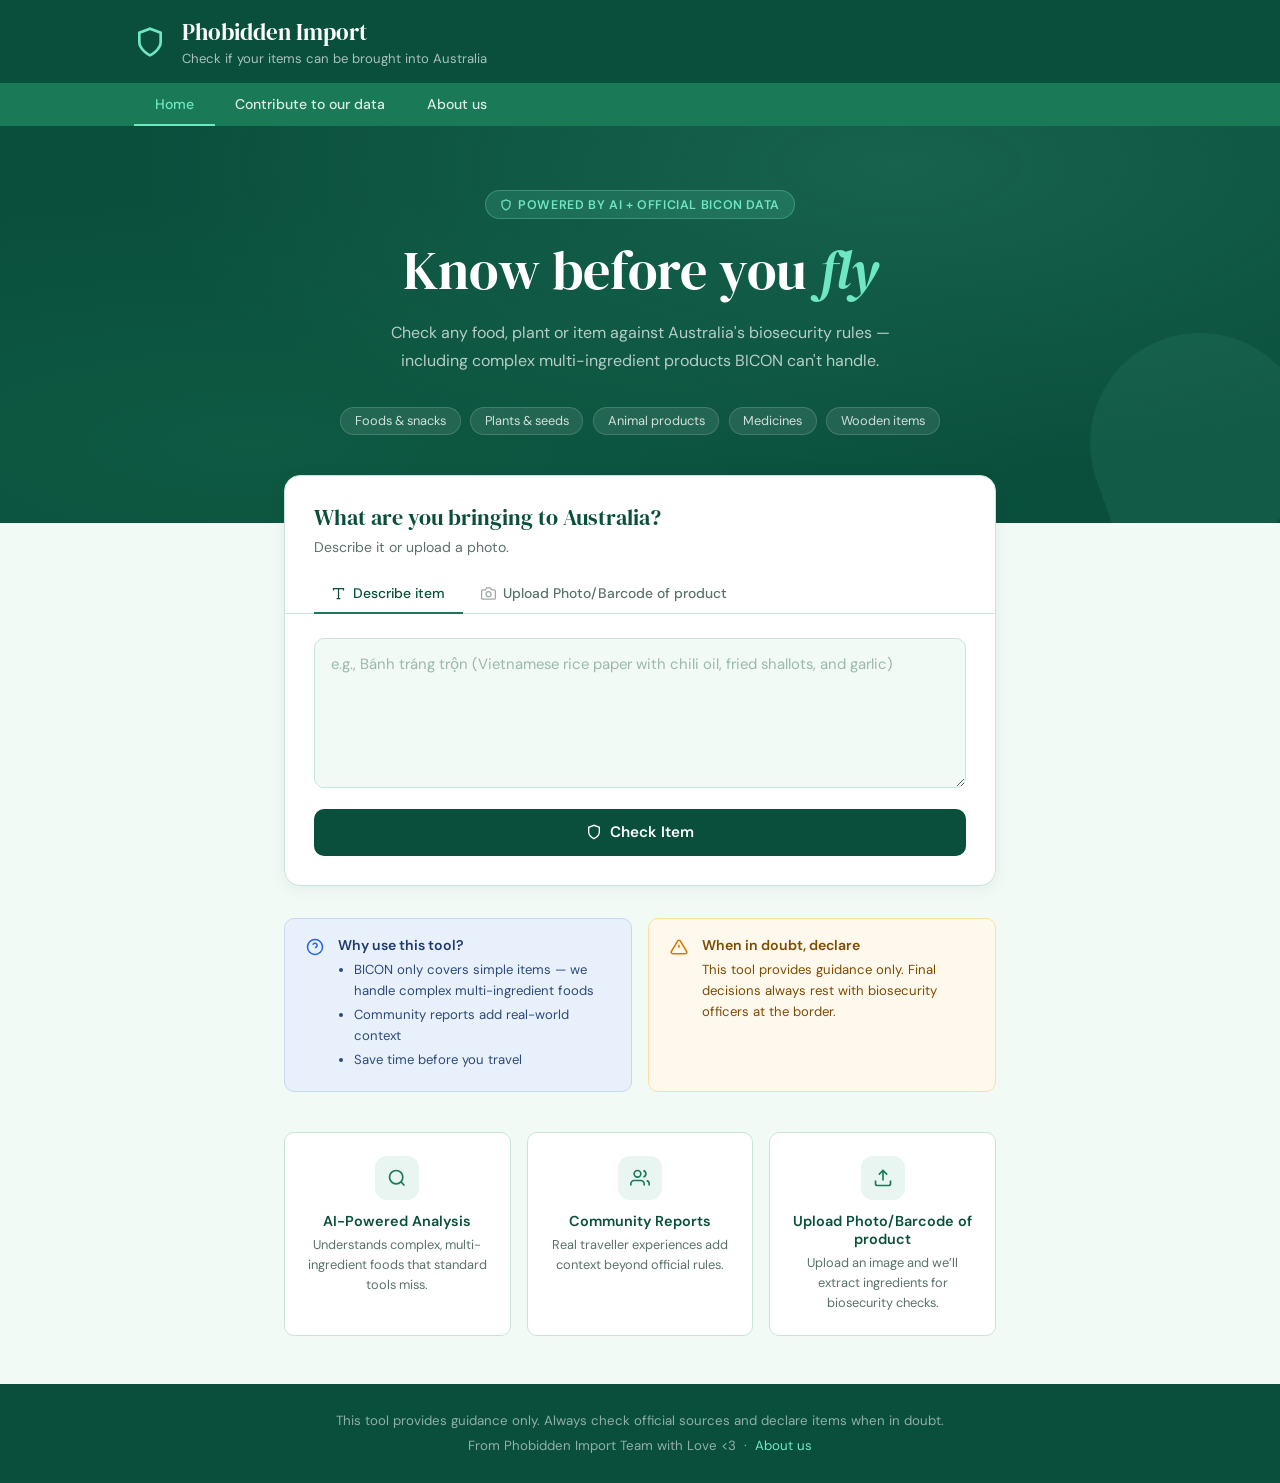
<file: templates/index.html>
<!DOCTYPE html>
<html lang="en">

<head>
    <meta charset="UTF-8">
    <meta name="viewport" content="width=device-width, initial-scale=1.0">
    <title>Phobidden Import</title>
    <link rel="stylesheet" href="/static/styles.css">
</head>

<body>

    <header class="header">
        <div class="container header-content">
            <svg class="shield-icon" width="32" height="32" viewBox="0 0 24 24" fill="none" stroke="currentColor"
                stroke-width="2">
                <path d="M12 22s8-4 8-10V5l-8-3-8 3v7c0 6 8 10 8 10z"></path>
            </svg>
            <div>
                <h1>Phobidden Import</h1>
                <p class="subtitle">Check if your items can be brought into Australia</p>
            </div>
        </div>
    </header>

    <nav class="navigation-bar">
        <div class="nav-bar-section">
            <a href="/" class="nav-box active">Home</a>
            <a href="/user-reports" class="nav-box">Contribute to our data</a>
            <a href="/about-us" class="nav-box">About us</a>
        </div>
    </nav>

    <!-- Hero -->
    <section class="hero">
        <div class="hero-badge">
            <svg width="12" height="12" viewBox="0 0 24 24" fill="none" stroke="currentColor" stroke-width="2.5">
                <path d="M12 22s8-4 8-10V5l-8-3-8 3v7c0 6 8 10 8 10z"></path>
            </svg>
            Powered by AI + Official BICON Data
        </div>
        <h2>Know before you <em>fly</em></h2>
        <p class="hero-sub">Check any food, plant or item against Australia's biosecurity rules — including complex
            multi-ingredient products BICON can't handle.</p>
        <div class="hero-pills">
            <span class="pill">Foods &amp; snacks</span>
            <span class="pill">Plants &amp; seeds</span>
            <span class="pill">Animal products</span>
            <span class="pill">Medicines</span>
            <span class="pill">Wooden items</span>
        </div>
    </section>

    <!-- Checker card -->
    <div class="card-lift" id="inputSection">
        <div class="card">
            <div class="card-header">
                <h3>What are you bringing to Australia?</h3>
                <p>Describe it or upload a photo.</p>
            </div>

            <div class="mode-tabs">
                <button id="textModeBtn" class="mode-btn active">
                    <svg width="15" height="15" viewBox="0 0 24 24" fill="none" stroke="currentColor" stroke-width="2">
                        <polyline points="4 7 4 4 20 4 20 7"></polyline>
                        <line x1="9" y1="20" x2="15" y2="20"></line>
                        <line x1="12" y1="4" x2="12" y2="20"></line>
                    </svg>
                    Describe item
                </button>
                <button id="imageModeBtn" class="mode-btn">
                    <svg width="15" height="15" viewBox="0 0 24 24" fill="none" stroke="currentColor" stroke-width="2">
                        <path d="M23 19a2 2 0 0 1-2 2H3a2 2 0 0 1-2-2V8a2 2 0 0 1 2-2h4l2-3h6l2 3h4a2 2 0 0 1 2 2z">
                        </path>
                        <circle cx="12" cy="13" r="4"></circle>
                    </svg>
                    Upload Photo/Barcode of product
                </button>
            </div>

            <div class="card-body">

                <!-- Text input -->
                <div id="textInputContainer">
                    <textarea id="textInput"
                        placeholder="e.g., Bánh tráng trộn (Vietnamese rice paper with chili oil, fried shallots, and garlic)"
                        rows="5"></textarea>
                </div>

                <!-- Image input -->
                <div id="imageInputContainer" style="display:none">
                    <label for="imageInput" class="upload-area" id="imageUploadArea">
                        <svg width="40" height="40" viewBox="0 0 24 24" fill="none" stroke="currentColor"
                            stroke-width="1.5">
                            <path d="M21 15v4a2 2 0 0 1-2 2H5a2 2 0 0 1-2-2v-4"></path>
                            <polyline points="17 8 12 3 7 8"></polyline>
                            <line x1="12" y1="3" x2="12" y2="15"></line>
                        </svg>
                        <span>Click to upload or drag and drop</span>
                        <small>JPG, PNG, WEBP up to 10MB</small>
                        <img id="imagePreview" alt="Preview">
                    </label>
                    <input type="file" id="imageInput" accept="image/*" style="display:none">
                </div>

                <button id="checkBtn" class="btn-primary">
                    <svg width="16" height="16" viewBox="0 0 24 24" fill="none" stroke="currentColor" stroke-width="2">
                        <path d="M12 22s8-4 8-10V5l-8-3-8 3v7c0 6 8 10 8 10z"></path>
                    </svg>
                    Check Item
                </button>
            </div>
        </div>
    </div>

    <!-- Result section -->
    <div id="resultSection">
        <div id="resultCard"></div>
        <button id="checkAnotherBtn" class="btn-secondary">← Check Another Item</button>
    </div>

    <!-- Info cards -->
    <div class="info-strip">
        <div class="info-card info-card-blue">
            <svg width="18" height="18" viewBox="0 0 24 24" fill="none" stroke="currentColor" stroke-width="2">
                <circle cx="12" cy="12" r="10"></circle>
                <path d="M9.09 9a3 3 0 0 1 5.83 1c0 2-3 3-3 3"></path>
                <line x1="12" y1="17" x2="12.01" y2="17"></line>
            </svg>
            <div>
                <h4>Why use this tool?</h4>
                <ul>
                    <li>BICON only covers simple items — we handle complex multi-ingredient foods</li>
                    <li>Community reports add real-world context</li>
                    <li>Save time before you travel</li>
                </ul>
            </div>
        </div>
        <div class="info-card info-card-amber">
            <svg width="18" height="18" viewBox="0 0 24 24" fill="none" stroke="currentColor" stroke-width="2">
                <path d="M10.29 3.86 1.82 18a2 2 0 0 0 1.71 3h16.94a2 2 0 0 0 1.71-3L13.71 3.86a2 2 0 0 0-3.42 0z">
                </path>
                <line x1="12" y1="9" x2="12" y2="13"></line>
                <line x1="12" y1="17" x2="12.01" y2="17"></line>
            </svg>
            <div>
                <h4>When in doubt, declare</h4>
                <p>This tool provides guidance only. Final decisions always rest with biosecurity officers at the
                    border.</p>
            </div>
        </div>
    </div>

    <!-- Feature highlights -->
    <div class="features-row">
        <div class="feature-item">
            <div class="feature-icon">
                <svg width="20" height="20" viewBox="0 0 24 24" fill="none" stroke="currentColor" stroke-width="2">
                    <circle cx="11" cy="11" r="8"></circle>
                    <line x1="21" y1="21" x2="16.65" y2="16.65"></line>
                </svg>
            </div>
            <h4>AI-Powered Analysis</h4>
            <p>Understands complex, multi-ingredient foods that standard tools miss.</p>
        </div>
        <div class="feature-item">
            <div class="feature-icon">
                <svg width="20" height="20" viewBox="0 0 24 24" fill="none" stroke="currentColor" stroke-width="2">
                    <path d="M17 21v-2a4 4 0 0 0-4-4H5a4 4 0 0 0-4 4v2"></path>
                    <circle cx="9" cy="7" r="4"></circle>
                    <path d="M23 21v-2a4 4 0 0 0-3-3.87"></path>
                    <path d="M16 3.13a4 4 0 0 1 0 7.75"></path>
                </svg>
            </div>
            <h4>Community Reports</h4>
            <p>Real traveller experiences add context beyond official rules.</p>
        </div>
        <div class="feature-item">
            <div class="feature-icon">
                <svg width="20" height="20" viewBox="0 0 24 24" fill="none" stroke="currentColor" stroke-width="2">
                    <path d="M21 15v4a2 2 0 0 1-2 2H5a2 2 0 0 1-2-2v-4"></path>
                    <polyline points="17 8 12 3 7 8"></polyline>
                    <line x1="12" y1="3" x2="12" y2="15"></line>
                </svg>
            </div>
            <h4>Upload Photo/Barcode of product</h4>
            <p>Upload an image and we’ll extract ingredients for biosecurity checks.</p>
        </div>
    </div>

    <footer class="footer">
        <p>This tool provides guidance only. Always check official sources and declare items when in doubt.</p>
        <p>From Phobidden Import Team with Love &lt;3 &nbsp;·&nbsp; <a href="/about-us">About us</a></p>
    </footer>

    <script src="/static/script.js"></script>

</body>

</html>
</file>
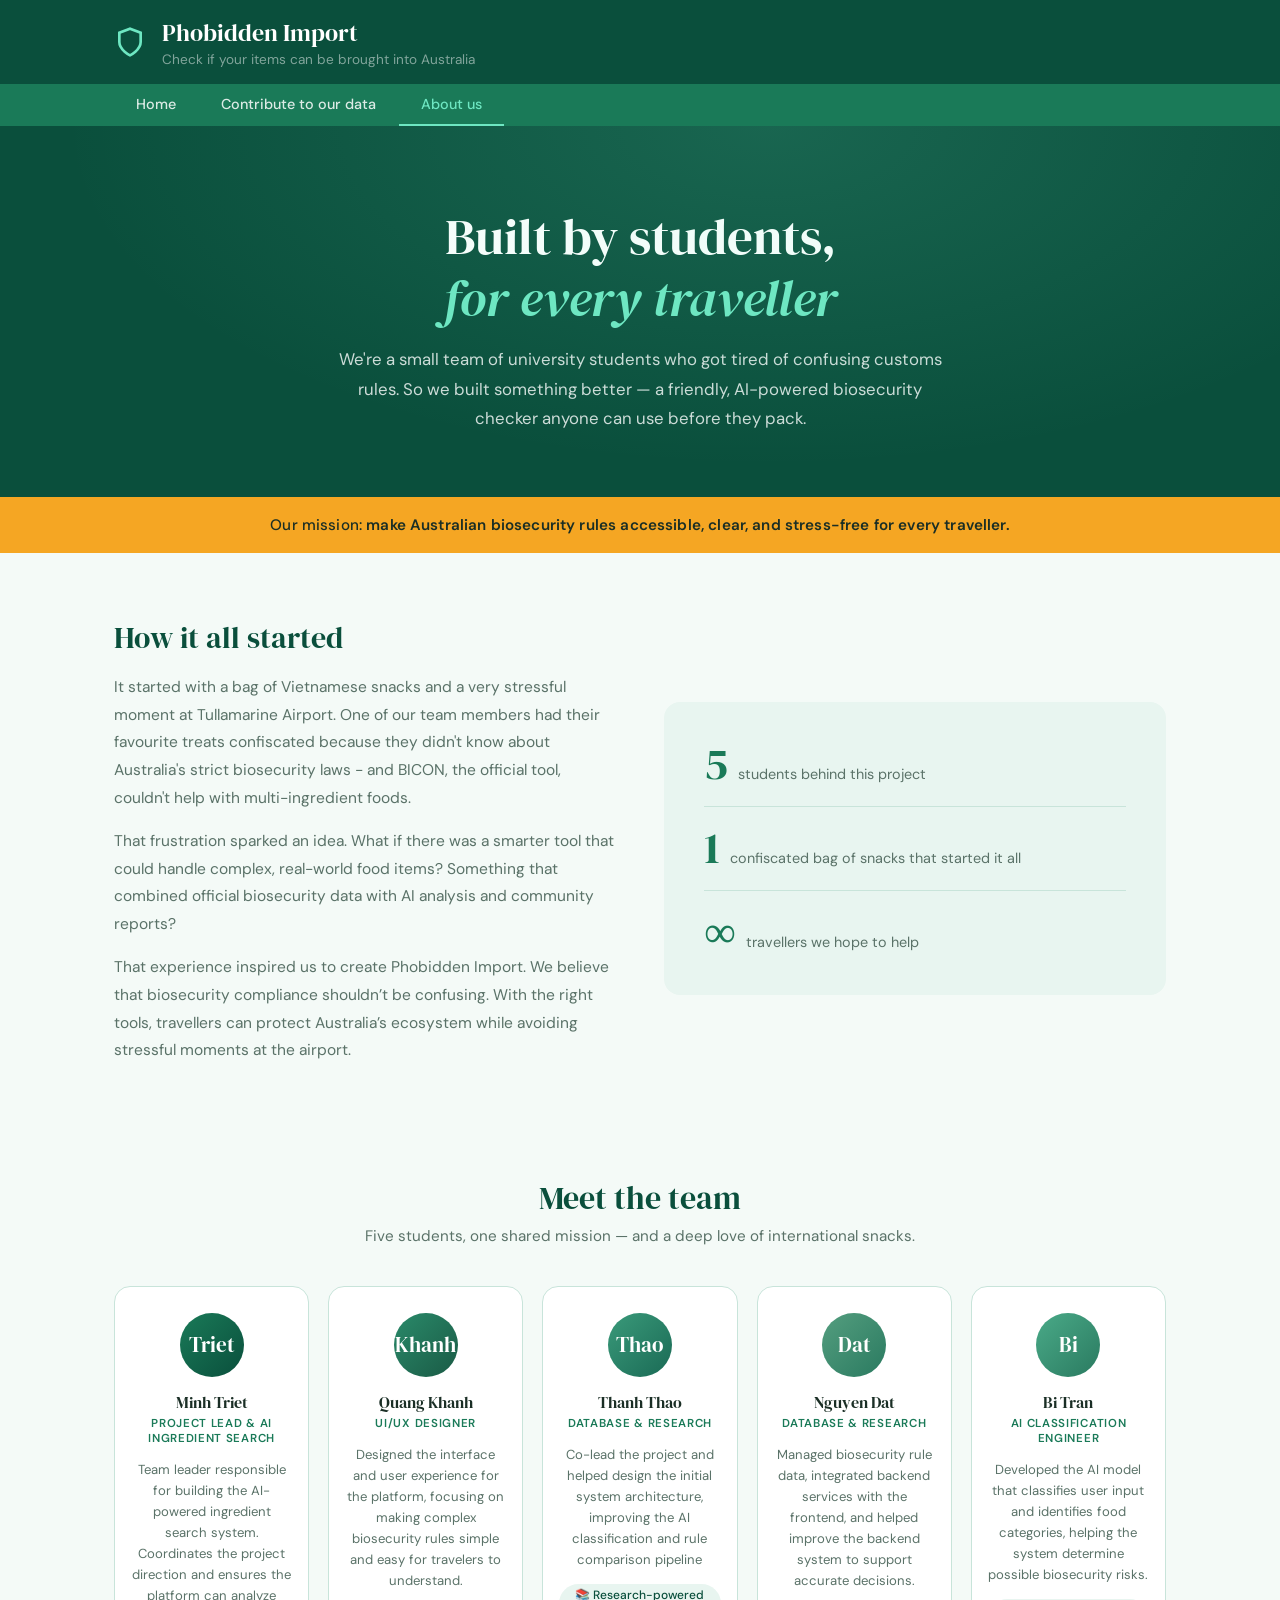
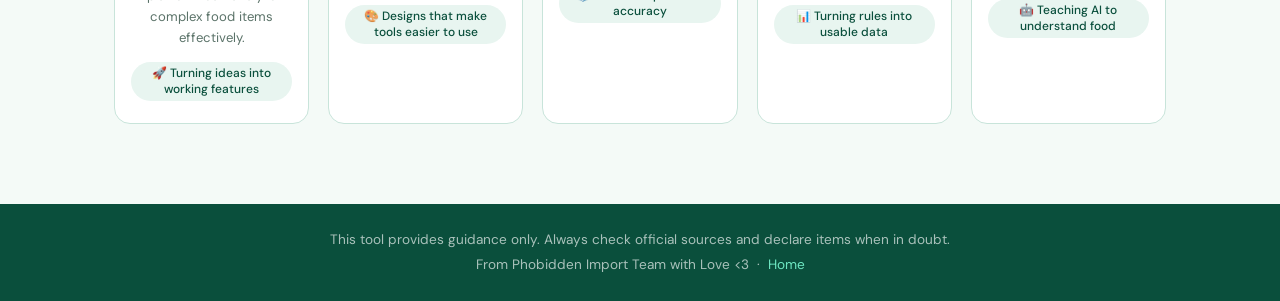
<file: templates/about-us.html>
<!DOCTYPE html>
<html lang="en">

<head>
    <meta charset="UTF-8">
    <meta name="viewport" content="width=device-width, initial-scale=1.0">
    <title>About Us</title>
    <link rel="stylesheet" href="/static/styles.css">
    <link rel="stylesheet" href="/static/about-use-style.css">
</head>

<body>

    <header class="header">
        <div class="container header-content">
            <svg class="shield-icon" width="32" height="32" viewBox="0 0 24 24" fill="none" stroke="currentColor"
                stroke-width="2">
                <path d="M12 22s8-4 8-10V5l-8-3-8 3v7c0 6 8 10 8 10z"></path>
            </svg>
            <div>
                <h1>Phobidden Import</h1>
                <p class="subtitle">Check if your items can be brought into Australia</p>
            </div>
        </div>
    </header>

    <nav class="navigation-bar">
        <div class="nav-bar-section">
            <a href="/" class="nav-box">Home</a>
            <a href="/user-reports" class="nav-box">Contribute to our data</a>
            <a href="/about-us" class="nav-box active">About us</a>
        </div>
    </nav>

    <!-- Hero -->
    <section class="about-hero">
        <div class="container">
            <h2>Built by students,<br><em>for every traveller</em></h2>
            <p>We're a small team of university students who got tired of confusing customs rules. So we built something
                better — a friendly, AI-powered biosecurity checker anyone can use before they pack.</p>
        </div>
    </section>

    <div class="mission-strip">
        Our mission: <span>make Australian biosecurity rules accessible, clear, and stress-free for every
            traveller.</span>
    </div>

    <!-- Story -->
    <section class="story-section">
        <div class="container story-grid">
            <div class="story-text">
                <h3>How it all started</h3>
                <p>It started with a bag of Vietnamese snacks and a very stressful moment at Tullamarine Airport. One of
                    our team members had their favourite treats confiscated because they didn't know about Australia's
                    strict biosecurity laws - and BICON, the official tool, couldn't help with multi-ingredient foods.
                </p>
                <p>That frustration sparked an idea. What if there was a smarter tool that could handle complex,
                    real-world food items? Something that combined official biosecurity data with AI analysis and
                    community reports?</p>
                <p>That experience inspired us to create Phobidden Import. We believe that biosecurity compliance
                    shouldn’t be confusing. With the right tools, travellers can protect Australia’s ecosystem while
                    avoiding stressful moments at the airport.</p>
            </div>
            <div class="story-visual">
                <div class="stat-row">
                    <span class="stat-num">5</span>
                    <span class="stat-label">students behind this project</span>
                </div>
                <div class="divider"></div>
                <div class="stat-row">
                    <span class="stat-num">1</span>
                    <span class="stat-label">confiscated bag of snacks that started it all</span>
                </div>
                <div class="divider"></div>
                <div class="stat-row">
                    <span class="stat-num">∞</span>
                    <span class="stat-label">travellers we hope to help</span>
                </div>
            </div>
        </div>
    </section>

    <!-- Team -->
    <section class="team-section">
        <div class="container">
            <div class="section-heading">
                <h3>Meet the team</h3>
                <p>Five students, one shared mission — and a deep love of international snacks.</p>
            </div>

            <div class="team-grid">

                <div class="member-card">
                    <div class="avatar av-1">Triet</div>
                    <p class="member-name">Minh Triet</p>
                    <p class="member-role">Project Lead & AI Ingredient Search</p>
                    <p class="member-bio">Team leader responsible for building the AI-powered ingredient search system.
                        Coordinates the project direction and ensures the platform can analyze complex food items
                        effectively.</p>
                    <span class="member-fun">🚀 Turning ideas into working features</span>
                </div>

                <div class="member-card">
                    <div class="avatar av-2">Khanh</div>
                    <p class="member-name">Quang Khanh</p>
                    <p class="member-role">UI/UX Designer</p>
                    <p class="member-bio">Designed the interface and user experience for the platform, focusing on
                        making complex biosecurity rules simple and easy for travelers to understand. </p>
                    <span class="member-fun">🎨 Designs that make tools easier to use</span>
                </div>

                <div class="member-card">
                    <div class="avatar av-3">Thao</div>
                    <p class="member-name">Thanh Thao</p>
                    <p class="member-role">Database & Research</p>
                    <p class="member-bio">Co-lead the project and helped design the initial system architecture, improving the AI classification and rule comparison pipeline</p>
                    <span class="member-fun">📚 Research-powered accuracy</span>
                </div>

                <div class="member-card">
                    <div class="avatar av-4">Dat</div>
                    <p class="member-name">Nguyen Dat</p>
                    <p class="member-role">Database & Research</p>
                    <p class="member-bio">Managed biosecurity rule data, integrated backend services with the frontend, and helped improve the backend system to support accurate decisions.</p>
                    <span class="member-fun">📊 Turning rules into usable data</span>
                </div>
                <div class="member-card">
                    <div class="avatar av-5">Bi</div>
                    <p class="member-name">Bi Tran</p>
                    <p class="member-role">AI Classification Engineer</p>
                    <p class="member-bio">Developed the AI model that classifies user input and identifies food categories, helping the system determine possible biosecurity risks.</p>
                    <span class="member-fun">🤖 Teaching AI to understand food</span>
                </div>

            </div>
        </div>
    </section>

    <footer class="footer">
        <p>This tool provides guidance only. Always check official sources and declare items when in doubt.</p>
        <p>From Phobidden Import Team with Love &lt;3 &nbsp;·&nbsp; <a href="/">Home</a></p>
    </footer>

    <script src="/static/script.js"></script>

</body>

</html>
</file>
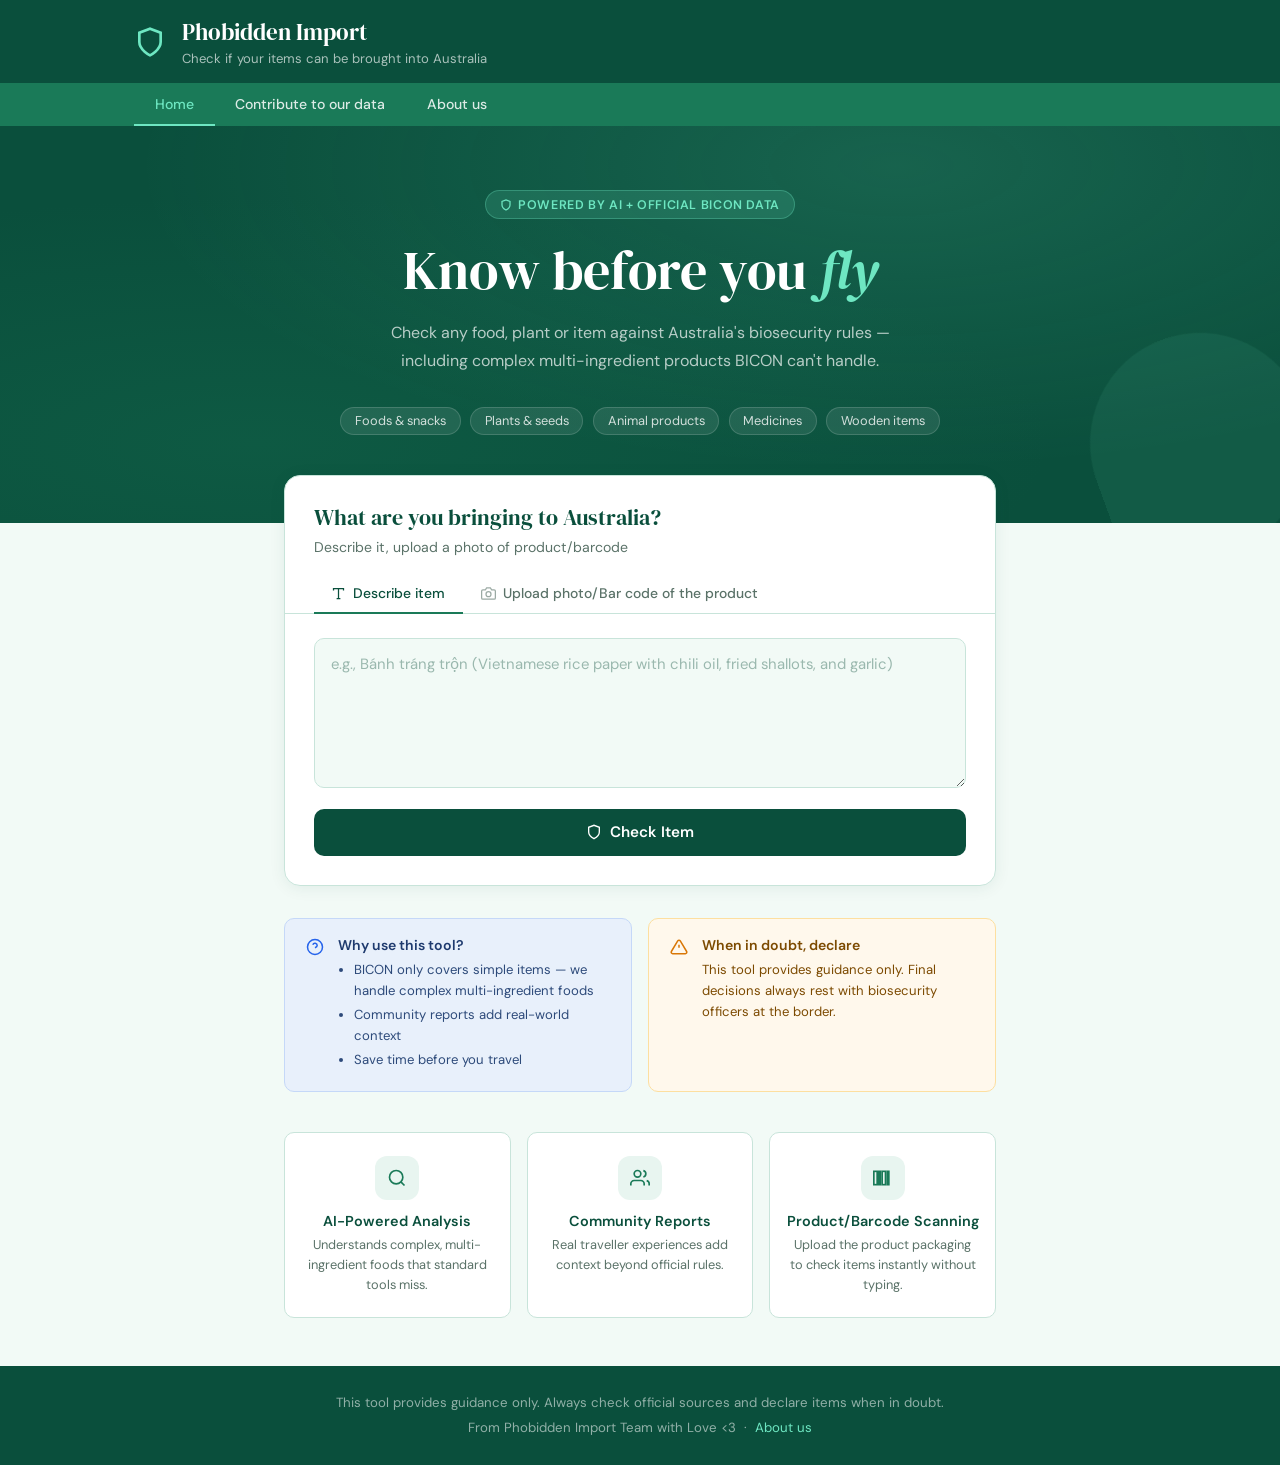
<file: templates/biosecurity-checker.html>
<!DOCTYPE html>
<html lang="en">

<head>
    <meta charset="UTF-8">
    <meta name="viewport" content="width=device-width, initial-scale=1.0">
    <title>Phobidden Import</title>
    <link rel="stylesheet" href="/static/styles.css">
</head>

<body>

    <header class="header">
        <div class="container header-content">
            <svg class="shield-icon" width="32" height="32" viewBox="0 0 24 24" fill="none" stroke="currentColor"
                stroke-width="2">
                <path d="M12 22s8-4 8-10V5l-8-3-8 3v7c0 6 8 10 8 10z"></path>
            </svg>
            <div>
                <h1>Phobidden Import</h1>
                <p class="subtitle">Check if your items can be brought into Australia</p>
            </div>
        </div>
    </header>

    <nav class="navigation-bar">
        <div class="nav-bar-section">
            <a href="/" class="nav-box active">Home</a>
            <a href="/user-reports" class="nav-box">Contribute to our data</a>
            <a href="/about-us" class="nav-box">About us</a>
        </div>
    </nav>

    <!-- Hero -->
    <section class="hero">
        <div class="hero-badge">
            <svg width="12" height="12" viewBox="0 0 24 24" fill="none" stroke="currentColor" stroke-width="2.5">
                <path d="M12 22s8-4 8-10V5l-8-3-8 3v7c0 6 8 10 8 10z"></path>
            </svg>
            Powered by AI + Official BICON Data
        </div>
        <h2>Know before you <em>fly</em></h2>
        <p class="hero-sub">Check any food, plant or item against Australia's biosecurity rules — including complex
            multi-ingredient products BICON can't handle.</p>
        <div class="hero-pills">
            <span class="pill">Foods & snacks</span>
            <span class="pill">Plants & seeds</span>
            <span class="pill">Animal products</span>
            <span class="pill">Medicines</span>
            <span class="pill">Wooden items</span>
        </div>
    </section>

    <!-- Checker card -->
    <div class="card-lift" id="inputSection">
        <div class="card">
            <div class="card-header">
                <h3>What are you bringing to Australia?</h3>
                <p>Describe it, upload a photo of product/barcode</p>
            </div>

            <div class="mode-tabs">
                <button id="textModeBtn" class="mode-btn active">
                    <svg width="15" height="15" viewBox="0 0 24 24" fill="none" stroke="currentColor" stroke-width="2">
                        <polyline points="4 7 4 4 20 4 20 7"></polyline>
                        <line x1="9" y1="20" x2="15" y2="20"></line>
                        <line x1="12" y1="4" x2="12" y2="20"></line>
                    </svg>
                    Describe item
                </button>
                <button id="imageModeBtn" class="mode-btn">
                    <svg width="15" height="15" viewBox="0 0 24 24" fill="none" stroke="currentColor" stroke-width="2">
                        <path d="M23 19a2 2 0 0 1-2 2H3a2 2 0 0 1-2-2V8a2 2 0 0 1 2-2h4l2-3h6l2 3h4a2 2 0 0 1 2 2z">
                        </path>
                        <circle cx="12" cy="13" r="4"></circle>
                    </svg>
                    Upload photo/Bar code of the product
                </button>

            </div>

            <div class="card-body">

                <!-- Text input -->
                <div id="textInputContainer">
                    <textarea id="textInput"
                        placeholder="e.g., Bánh tráng trộn (Vietnamese rice paper with chili oil, fried shallots, and garlic)"
                        rows="5"></textarea>
                </div>

                <!-- Image input -->
                <div id="imageInputContainer" style="display:none">
                    <label for="imageInput" class="upload-area" id="imageUploadArea">
                        <svg width="40" height="40" viewBox="0 0 24 24" fill="none" stroke="currentColor"
                            stroke-width="1.5">
                            <path d="M21 15v4a2 2 0 0 1-2 2H5a2 2 0 0 1-2-2v-4"></path>
                            <polyline points="17 8 12 3 7 8"></polyline>
                            <line x1="12" y1="3" x2="12" y2="15"></line>
                        </svg>
                        <span>Click to upload or drag and drop</span>
                        <small>JPG, PNG, WEBP up to 10MB</small>
                        <img id="imagePreview" alt="Preview">
                    </label>
                    <input type="file" id="imageInput" accept="image/*" style="display:none">
                </div>

                <button id="checkBtn" class="btn-primary">
                    <svg width="16" height="16" viewBox="0 0 24 24" fill="none" stroke="currentColor" stroke-width="2">
                        <path d="M12 22s8-4 8-10V5l-8-3-8 3v7c0 6 8 10 8 10z"></path>
                    </svg>
                    Check Item
                </button>
            </div>
        </div>
    </div>

    <!-- Result section -->
    <div id="resultSection">
        <div id="resultCard"></div>
        <button id="checkAnotherBtn" class="btn-secondary">← Check Another Item</button>
    </div>

    <!-- Info cards -->
    <div class="info-strip">
        <div class="info-card info-card-blue">
            <svg width="18" height="18" viewBox="0 0 24 24" fill="none" stroke="currentColor" stroke-width="2">
                <circle cx="12" cy="12" r="10"></circle>
                <path d="M9.09 9a3 3 0 0 1 5.83 1c0 2-3 3-3 3"></path>
                <line x1="12" y1="17" x2="12.01" y2="17"></line>
            </svg>
            <div>
                <h4>Why use this tool?</h4>
                <ul>
                    <li>BICON only covers simple items — we handle complex multi-ingredient foods</li>
                    <li>Community reports add real-world context</li>
                    <li>Save time before you travel</li>
                </ul>
            </div>
        </div>
        <div class="info-card info-card-amber">
            <svg width="18" height="18" viewBox="0 0 24 24" fill="none" stroke="currentColor" stroke-width="2">
                <path d="M10.29 3.86 1.82 18a2 2 0 0 0 1.71 3h16.94a2 2 0 0 0 1.71-3L13.71 3.86a2 2 0 0 0-3.42 0z">
                </path>
                <line x1="12" y1="9" x2="12" y2="13"></line>
                <line x1="12" y1="17" x2="12.01" y2="17"></line>
            </svg>
            <div>
                <h4>When in doubt, declare</h4>
                <p>This tool provides guidance only. Final decisions always rest with biosecurity officers at the
                    border.</p>
            </div>
        </div>
    </div>

    <!-- Feature highlights -->
    <div class="features-row">
        <div class="feature-item">
            <div class="feature-icon">
                <svg width="20" height="20" viewBox="0 0 24 24" fill="none" stroke="currentColor" stroke-width="2">
                    <circle cx="11" cy="11" r="8"></circle>
                    <line x1="21" y1="21" x2="16.65" y2="16.65"></line>
                </svg>
            </div>
            <h4>AI-Powered Analysis</h4>
            <p>Understands complex, multi-ingredient foods that standard tools miss.</p>
        </div>
        <div class="feature-item">
            <div class="feature-icon">
                <svg width="20" height="20" viewBox="0 0 24 24" fill="none" stroke="currentColor" stroke-width="2">
                    <path d="M17 21v-2a4 4 0 0 0-4-4H5a4 4 0 0 0-4 4v2"></path>
                    <circle cx="9" cy="7" r="4"></circle>
                    <path d="M23 21v-2a4 4 0 0 0-3-3.87"></path>
                    <path d="M16 3.13a4 4 0 0 1 0 7.75"></path>
                </svg>
            </div>
            <h4>Community Reports</h4>
            <p>Real traveller experiences add context beyond official rules.</p>
        </div>
        <div class="feature-item">
            <div class="feature-icon">
                <svg width="20" height="20" viewBox="0 0 24 24" fill="none" stroke="currentColor" stroke-width="2">
                    <rect x="1" y="4" width="4" height="16" />
                    <rect x="7" y="4" width="2" height="16" />
                    <rect x="11" y="4" width="4" height="16" />
                    <rect x="17" y="4" width="2" height="16" />
                </svg>
            </div>
            <h4>Product/Barcode Scanning</h4>
            <p>Upload the product packaging to check items instantly without typing.</p>
        </div>
    </div>

    <footer class="footer">
        <p>This tool provides guidance only. Always check official sources and declare items when in doubt.</p>
        <p>From Phobidden Import Team with Love &lt;3 &nbsp;·&nbsp; <a href="/about-us">About us</a></p>
    </footer>

    <script src="/static/script.js"></script>

</body>

</html>
</file>
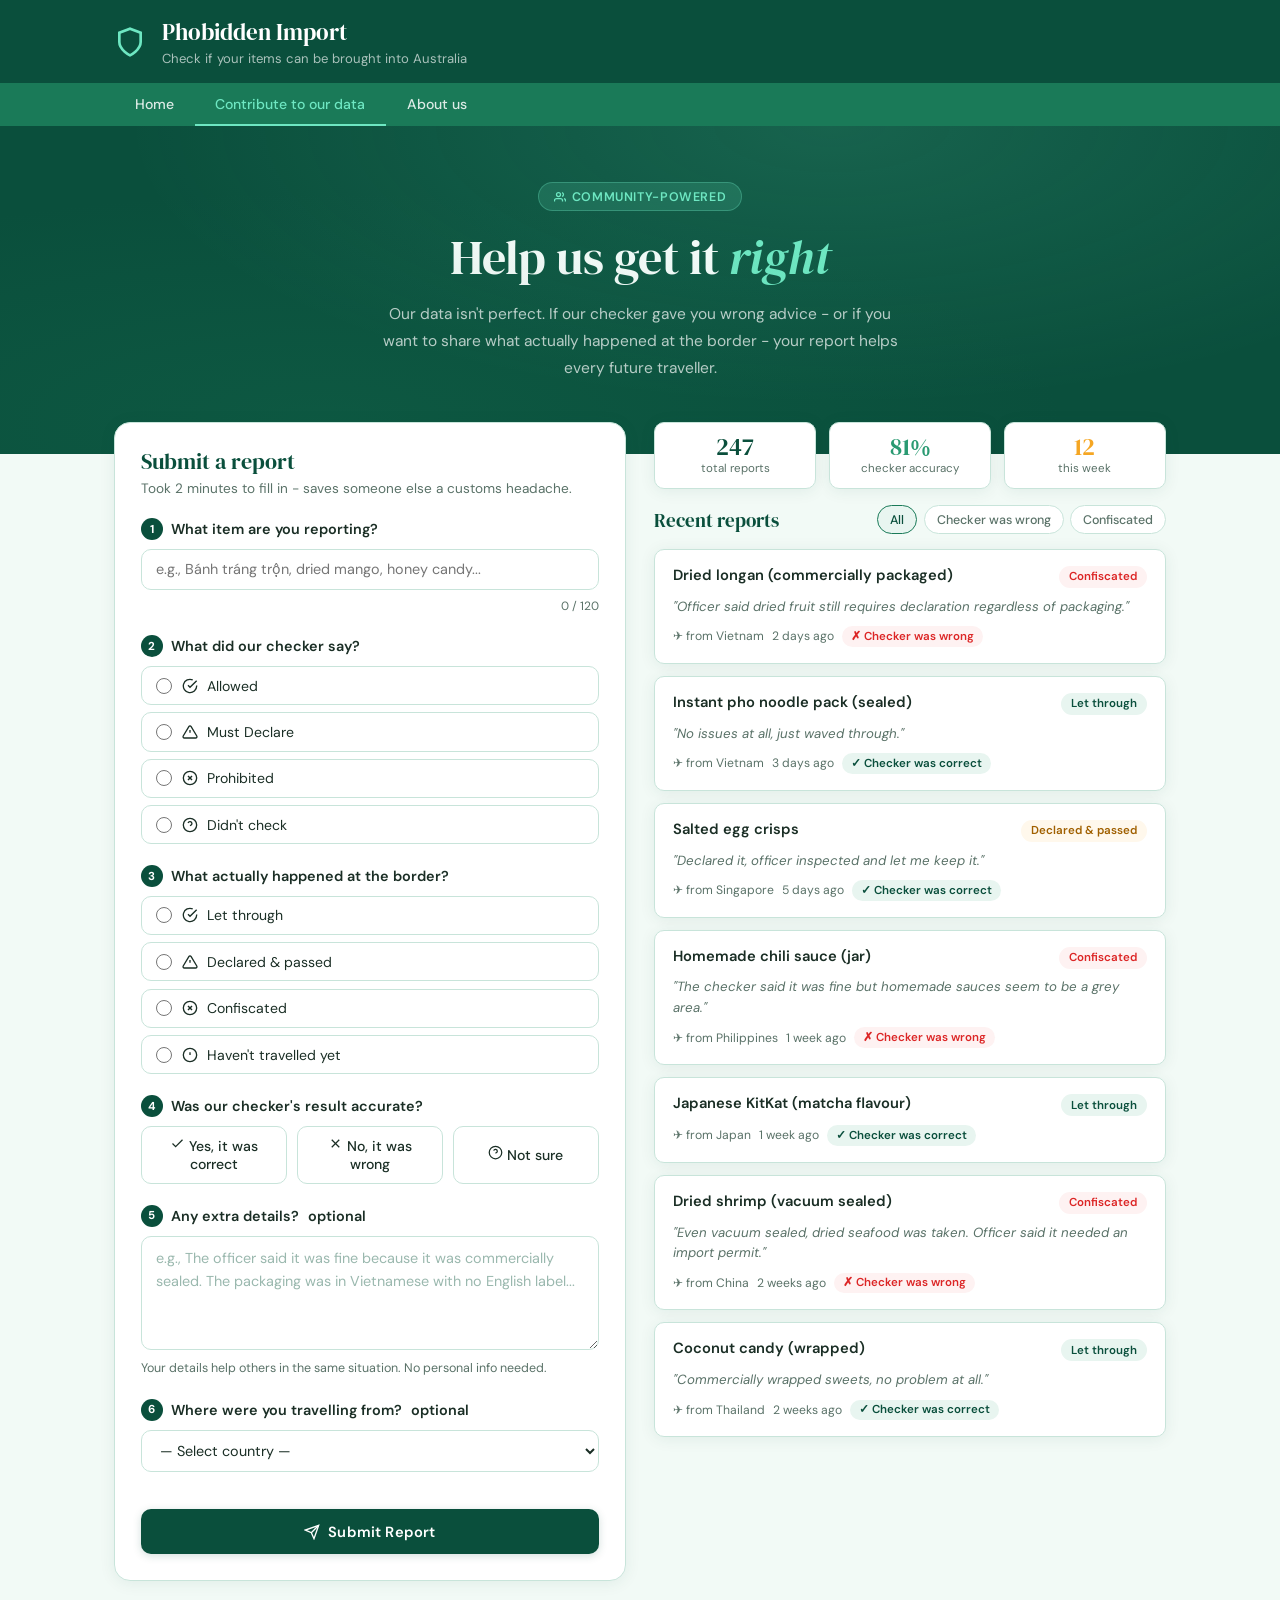
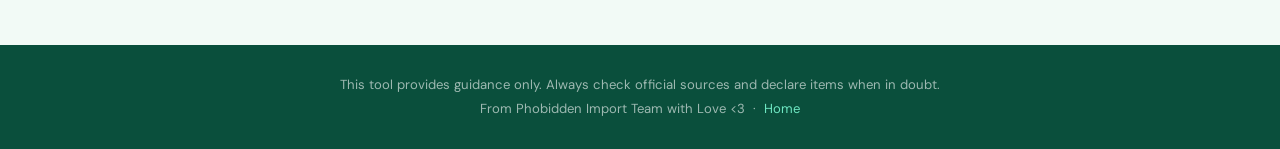
<file: templates/user-reports.html>
<!DOCTYPE html>
<html lang="en">

<head>
    <meta charset="UTF-8">
    <meta name="viewport" content="width=device-width, initial-scale=1.0">
    <title>Community Reports</title>
    <link rel="stylesheet" href="/static/styles.css">
    <link rel="stylesheet" href="/static/user-reports-style.css">
</head>

<body>

    <header class="header">
        <div class="container header-content">
            <svg class="shield-icon" width="32" height="32" viewBox="0 0 24 24" fill="none" stroke="currentColor"
                stroke-width="2">
                <path d="M12 22s8-4 8-10V5l-8-3-8 3v7c0 6 8 10 8 10z"></path>
            </svg>
            <div>
                <h1>Phobidden Import</h1>
                <p class="subtitle">Check if your items can be brought into Australia</p>
            </div>
        </div>
    </header>

    <nav class="navigation-bar">
        <div class="nav-bar-section">
            <a href="/" class="nav-box">Home</a>
            <a href="/user-reports" class="nav-box active">Contribute to our data</a>
            <a href="/about-us" class="nav-box">About us</a>
        </div>
    </nav>

    <!-- Page hero -->
    <section class="page-hero">
        <div class="container">
            <div class="hero-badge">
                <svg width="12" height="12" viewBox="0 0 24 24" fill="none" stroke="currentColor" stroke-width="2.5">
                    <path d="M17 21v-2a4 4 0 0 0-4-4H5a4 4 0 0 0-4 4v2"></path>
                    <circle cx="9" cy="7" r="4"></circle>
                    <path d="M23 21v-2a4 4 0 0 0-3-3.87"></path>
                    <path d="M16 3.13a4 4 0 0 1 0 7.75"></path>
                </svg>
                Community-Powered
            </div>
            <h2>Help us get it <em>right</em></h2>
            <p class="hero-sub">Our data isn't perfect. If our checker gave you wrong advice - or if you want to share
                what actually happened at the border - your report helps every future traveller.</p>
        </div>
    </section>

    <!-- Main layout -->
    <div class="page-body container">

        <!-- LEFT: Submit a report -->
        <div class="report-form-col">
            <div class="card">
                <div class="card-header">
                    <h3>Submit a report</h3>
                    <p>Took 2 minutes to fill in - saves someone else a customs headache.</p>
                </div>
                <div class="card-body">

                    <!-- Step 1: Item -->
                    <div class="form-section">
                        <div class="step-label">
                            <span class="step-num">1</span>
                            What item are you reporting?
                        </div>
                        <input type="text" id="itemName"
                            placeholder="e.g., Bánh tráng trộn, dried mango, honey candy..." class="text-input">
                        <div class="char-count"><span id="charCount">0</span> / 120</div>
                    </div>

                    <!-- Step 2: What we said -->
                    <div class="form-section">
                        <div class="step-label">
                            <span class="step-num">2</span>
                            What did our checker say?
                        </div>
                        <div class="radio-group" id="checkerSaidGroup">
                            <label class="radio-card green">
                                <input type="radio" name="checkerSaid" value="allowed">
                                <svg width="16" height="16" viewBox="0 0 24 24" fill="none" stroke="currentColor"
                                    stroke-width="2">
                                    <path d="M22 11.08V12a10 10 0 1 1-5.93-9.14" />
                                    <polyline points="22 4 12 14.01 9 11.01" />
                                </svg>
                                Allowed
                            </label>
                            <label class="radio-card amber">
                                <input type="radio" name="checkerSaid" value="declare">
                                <svg width="16" height="16" viewBox="0 0 24 24" fill="none" stroke="currentColor"
                                    stroke-width="2">
                                    <path
                                        d="M10.29 3.86L1.82 18a2 2 0 0 0 1.71 3h16.94a2 2 0 0 0 1.71-3L13.71 3.86a2 2 0 0 0-3.42 0z" />
                                    <line x1="12" y1="9" x2="12" y2="13" />
                                    <line x1="12" y1="17" x2="12.01" y2="17" />
                                </svg>
                                Must Declare
                            </label>
                            <label class="radio-card red">
                                <input type="radio" name="checkerSaid" value="prohibited">
                                <svg width="16" height="16" viewBox="0 0 24 24" fill="none" stroke="currentColor"
                                    stroke-width="2">
                                    <circle cx="12" cy="12" r="10" />
                                    <line x1="15" y1="9" x2="9" y2="15" />
                                    <line x1="9" y1="9" x2="15" y2="15" />
                                </svg>
                                Prohibited
                            </label>
                            <label class="radio-card muted">
                                <input type="radio" name="checkerSaid" value="didnt_check">
                                <svg width="16" height="16" viewBox="0 0 24 24" fill="none" stroke="currentColor"
                                    stroke-width="2">
                                    <circle cx="12" cy="12" r="10" />
                                    <path d="M9.09 9a3 3 0 0 1 5.83 1c0 2-3 3-3 3" />
                                    <line x1="12" y1="17" x2="12.01" y2="17" />
                                </svg>
                                Didn't check
                            </label>
                        </div>
                    </div>

                    <!-- Step 3: What actually happened -->
                    <div class="form-section">
                        <div class="step-label">
                            <span class="step-num">3</span>
                            What actually happened at the border?
                        </div>
                        <div class="radio-group" id="actualOutcomeGroup">
                            <label class="radio-card green">
                                <input type="radio" name="actualOutcome" value="allowed">
                                <svg width="16" height="16" viewBox="0 0 24 24" fill="none" stroke="currentColor"
                                    stroke-width="2">
                                    <path d="M22 11.08V12a10 10 0 1 1-5.93-9.14" />
                                    <polyline points="22 4 12 14.01 9 11.01" />
                                </svg>
                                Let through
                            </label>
                            <label class="radio-card amber">
                                <input type="radio" name="actualOutcome" value="declared">
                                <svg width="16" height="16" viewBox="0 0 24 24" fill="none" stroke="currentColor"
                                    stroke-width="2">
                                    <path
                                        d="M10.29 3.86L1.82 18a2 2 0 0 0 1.71 3h16.94a2 2 0 0 0 1.71-3L13.71 3.86a2 2 0 0 0-3.42 0z" />
                                    <line x1="12" y1="9" x2="12" y2="13" />
                                    <line x1="12" y1="17" x2="12.01" y2="17" />
                                </svg>
                                Declared &amp; passed
                            </label>
                            <label class="radio-card red">
                                <input type="radio" name="actualOutcome" value="confiscated">
                                <svg width="16" height="16" viewBox="0 0 24 24" fill="none" stroke="currentColor"
                                    stroke-width="2">
                                    <circle cx="12" cy="12" r="10" />
                                    <line x1="15" y1="9" x2="9" y2="15" />
                                    <line x1="9" y1="9" x2="15" y2="15" />
                                </svg>
                                Confiscated
                            </label>
                            <label class="radio-card muted">
                                <input type="radio" name="actualOutcome" value="not_travelled">
                                <svg width="16" height="16" viewBox="0 0 24 24" fill="none" stroke="currentColor"
                                    stroke-width="2">
                                    <circle cx="12" cy="12" r="10" />
                                    <line x1="12" y1="8" x2="12" y2="12" />
                                    <line x1="12" y1="16" x2="12.01" y2="16" />
                                </svg>
                                Haven't travelled yet
                            </label>
                        </div>
                    </div>

                    <!-- Step 4: Was our result correct? -->
                    <div class="form-section" id="accuracySection">
                        <div class="step-label">
                            <span class="step-num">4</span>
                            Was our checker's result accurate?
                        </div>
                        <div class="accuracy-toggle" id="accuracyToggle">
                            <button class="toggle-btn" data-value="yes" onclick="setAccuracy('yes')">
                                <svg width="15" height="15" viewBox="0 0 24 24" fill="none" stroke="currentColor"
                                    stroke-width="2">
                                    <path d="M20 6L9 17l-5-5" />
                                </svg>
                                Yes, it was correct
                            </button>
                            <button class="toggle-btn" data-value="no" onclick="setAccuracy('no')">
                                <svg width="15" height="15" viewBox="0 0 24 24" fill="none" stroke="currentColor"
                                    stroke-width="2">
                                    <line x1="18" y1="6" x2="6" y2="18" />
                                    <line x1="6" y1="6" x2="18" y2="18" />
                                </svg>
                                No, it was wrong
                            </button>
                            <button class="toggle-btn" data-value="unsure" onclick="setAccuracy('unsure')">
                                <svg width="15" height="15" viewBox="0 0 24 24" fill="none" stroke="currentColor"
                                    stroke-width="2">
                                    <circle cx="12" cy="12" r="10" />
                                    <path d="M9.09 9a3 3 0 0 1 5.83 1c0 2-3 3-3 3" />
                                    <line x1="12" y1="17" x2="12.01" y2="17" />
                                </svg>
                                Not sure
                            </button>
                        </div>
                        <input type="hidden" id="accuracyValue" value="">
                    </div>

                    <!-- Step 5: Details -->
                    <div class="form-section">
                        <div class="step-label">
                            <span class="step-num">5</span>
                            Any extra details? <span class="optional-tag">optional</span>
                        </div>
                        <textarea id="details"
                            placeholder="e.g., The officer said it was fine because it was commercially sealed. The packaging was in Vietnamese with no English label..."
                            rows="4"></textarea>
                        <div class="form-hint">Your details help others in the same situation. No personal info needed.
                        </div>
                    </div>

                    <!-- Origin country -->
                    <div class="form-section">
                        <div class="step-label">
                            <span class="step-num">6</span>
                            Where were you travelling from? <span class="optional-tag">optional</span>
                        </div>
                        <select id="originCountry" class="select-input" title="country-option">
                            <option value="">— Select country —</option>
                            <option>Vietnam</option>
                            <option>China</option>
                            <option>Japan</option>
                            <option>South Korea</option>
                            <option>Thailand</option>
                            <option>Indonesia</option>
                            <option>Philippines</option>
                            <option>India</option>
                            <option>United Kingdom</option>
                            <option>United States</option>
                            <option>Other</option>
                        </select>
                    </div>

                    <button class="btn-primary" id="submitBtn" onclick="submitReport()">
                        <svg width="16" height="16" viewBox="0 0 24 24" fill="none" stroke="currentColor"
                            stroke-width="2">
                            <line x1="22" y1="2" x2="11" y2="13"></line>
                            <polygon points="22 2 15 22 11 13 2 9 22 2"></polygon>
                        </svg>
                        Submit Report
                    </button>

                    <!-- Success state -->
                    <div id="successMsg" class="success-msg" style="display:none;">
                        <svg width="20" height="20" viewBox="0 0 24 24" fill="none" stroke="currentColor"
                            stroke-width="2">
                            <path d="M22 11.08V12a10 10 0 1 1-5.93-9.14" />
                            <polyline points="22 4 12 14.01 9 11.01" />
                        </svg>
                        <div>
                            <strong>Report submitted — thank you!</strong>
                            <p>Your experience will help improve results for future travellers.</p>
                        </div>
                    </div>

                </div>
            </div>
        </div>

        <!-- RIGHT: Recent community reports feed -->
        <div class="reports-feed-col">

            <!-- Stats bar -->
            <div class="stats-bar">
                <div class="stat-chip">
                    <span class="stat-n" id="totalCount">247</span>
                    <span class="stat-l">total reports</span>
                </div>
                <div class="stat-chip">
                    <span class="stat-n green" id="accurateCount">81%</span>
                    <span class="stat-l">checker accuracy</span>
                </div>
                <div class="stat-chip">
                    <span class="stat-n amber" id="recentCount">12</span>
                    <span class="stat-l">this week</span>
                </div>
            </div>

            <div class="feed-header">
                <h3>Recent reports</h3>
                <div class="filter-row">
                    <button class="filter-btn active" data-filter="all"
                        onclick="filterReports('all', this)">All</button>
                    <button class="filter-btn" data-filter="wrong" onclick="filterReports('wrong', this)">Checker was
                        wrong</button>
                    <button class="filter-btn" data-filter="confiscated"
                        onclick="filterReports('confiscated', this)">Confiscated</button>
                </div>
            </div>

            <div id="reportsFeed" class="reports-feed">
                <!-- Populated by JS -->
            </div>

        </div>
    </div>

    <footer class="footer">
        <p>This tool provides guidance only. Always check official sources and declare items when in doubt.</p>
        <p>From Phobidden Import Team with Love &lt;3 &nbsp;·&nbsp; <a href="/">Home</a></p>
    </footer>

    <script src="/static/script.js"></script>
    <script src="/static/user-reports.js"></script>

</body>

</html>
</file>
<file: static/styles.css>
@import url('https://fonts.googleapis.com/css2?family=DM+Serif+Display:ital@0;1&family=DM+Sans:opsz,wght@9..40,300;9..40,400;9..40,500;9..40,600&display=swap');

:root {
    --green-deep: #0a4f3c;
    --green-mid: #1a7a58;
    --green-soft: #2a9a72;
    --green-light: #e8f5f0;
    --green-pale: #f2faf6;
    --mint: #6ee7c2;
    --amber: #f5a623;
    --amber-light: #fff8ec;
    --red-deep: #7f1d1d;
    --red-light: #fef2f2;
    --red-border: #fca5a5;
    --text-dark: #1a2e25;
    --text-muted: #5a7268;
    --card-border: #c8e4da;
    --white: #ffffff;
    --radius-lg: 16px;
    --radius-md: 10px;
    --shadow-card: 0 2px 16px rgba(10, 79, 60, 0.08);
    --shadow-hover: 0 8px 32px rgba(10, 79, 60, 0.14);
}

*,
*::before,
*::after {
    box-sizing: border-box;
    margin: 0;
    padding: 0;
}

body {
    font-family: 'DM Sans', sans-serif;
    background: var(--green-pale);
    color: var(--text-dark);
    min-height: 100vh;
}

/*Header*/
.header {
    background: var(--green-deep);
    padding: 1rem 0;
}

.container {
    max-width: 1060px;
    margin: 0 auto;
    padding: 0 1.5rem;
}

.header-content {
    display: flex;
    align-items: center;
    gap: 1rem;
}

.shield-icon {
    color: var(--mint);
    flex-shrink: 0;
}

.header h1 {
    font-family: 'DM Serif Display', serif;
    font-size: 1.45rem;
    font-weight: 400;
    color: var(--white);
}

.header .subtitle {
    font-size: 0.82rem;
    color: rgba(255, 255, 255, 0.65);
    margin-top: 2px;
}

/*Nav*/
.navigation-bar {
    background: var(--green-mid);
}

.nav-bar-section {
    display: flex;
    max-width: 1060px;
    margin: 0 auto;
    padding: 0 1.5rem;
}

.nav-box {
    display: inline-block;
    padding: 0.72rem 1.3rem;
    color: rgba(255, 255, 255, 0.85);
    text-decoration: none;
    font-size: 0.88rem;
    font-weight: 500;
    transition: background 0.18s, color 0.18s;
    border-bottom: 2px solid transparent;
}

.nav-box:hover {
    background: rgba(255, 255, 255, 0.1);
    color: var(--white);
}

.nav-box.active {
    color: var(--mint);
    border-bottom-color: var(--mint);
}

/*Hero*/
.hero {
    background: var(--green-deep);
    padding: 4rem 1.5rem 5.5rem;
    text-align: center;
    position: relative;
    overflow: hidden;
}

.hero::before {
    content: '';
    position: absolute;
    inset: 0;
    background: radial-gradient(ellipse at 70% 10%, rgba(110, 231, 194, 0.13) 0%, transparent 60%),
        radial-gradient(ellipse at 20% 80%, rgba(26, 122, 88, 0.25) 0%, transparent 55%);
    pointer-events: none;
}

.hero::after {
    content: '';
    position: absolute;
    bottom: -30px;
    right: -30px;
    width: 220px;
    height: 220px;
    border-radius: 50% 50% 50% 10%;
    background: rgba(110, 231, 194, 0.07);
    transform: rotate(-20deg);
    pointer-events: none;
}

.hero-badge {
    display: inline-flex;
    align-items: center;
    gap: 6px;
    background: rgba(110, 231, 194, 0.15);
    border: 1px solid rgba(110, 231, 194, 0.3);
    color: var(--mint);
    font-size: 0.78rem;
    font-weight: 600;
    letter-spacing: 0.05em;
    text-transform: uppercase;
    padding: 0.35rem 0.9rem;
    border-radius: 20px;
    margin-bottom: 1.2rem;
    animation: fadeUp 0.5s ease both;
}

.hero h2 {
    font-family: 'DM Serif Display', serif;
    font-size: clamp(2rem, 5vw, 3.4rem);
    font-weight: 400;
    color: var(--white);
    line-height: 1.18;
    margin-bottom: 1rem;
    animation: fadeUp 0.5s 0.1s ease both;
}

.hero h2 em {
    color: var(--mint);
    font-style: italic;
}

.hero-sub {
    font-size: 1rem;
    color: rgba(255, 255, 255, 0.7);
    max-width: 520px;
    margin: 0 auto 2rem;
    line-height: 1.75;
    animation: fadeUp 0.5s 0.2s ease both;
}

.hero-pills {
    display: flex;
    justify-content: center;
    flex-wrap: wrap;
    gap: 0.6rem;
    animation: fadeUp 0.5s 0.3s ease both;
}

.pill {
    background: rgba(255, 255, 255, 0.09);
    border: 1px solid rgba(255, 255, 255, 0.15);
    color: rgba(255, 255, 255, 0.8);
    font-size: 0.8rem;
    padding: 0.3rem 0.85rem;
    border-radius: 20px;
}

@keyframes fadeUp {
    from {
        opacity: 0;
        transform: translateY(14px);
    }

    to {
        opacity: 1;
        transform: translateY(0);
    }
}

/*Floating card lift*/
.card-lift {
    max-width: 760px;
    margin: -3rem auto 0;
    padding: 0 1.5rem;
    position: relative;
    z-index: 10;
    animation: fadeUp 0.5s 0.35s ease both;
}

/*Main card*/
.card {
    background: var(--white);
    border: 1px solid var(--card-border);
    border-radius: var(--radius-lg);
    box-shadow: var(--shadow-card);
    overflow: hidden;
}

.card-header {
    padding: 1.6rem 1.8rem 0;
}

.card-header h3 {
    font-family: 'DM Serif Display', serif;
    font-size: 1.4rem;
    font-weight: 400;
    color: var(--green-deep);
    margin-bottom: 0.3rem;
}

.card-header p {
    font-size: 0.88rem;
    color: var(--text-muted);
}

/* Mode tabs */
.mode-tabs {
    display: flex;
    gap: 0;
    padding: 1.2rem 1.8rem 0;
    border-bottom: 1px solid var(--card-border);
}

.mode-btn {
    display: flex;
    align-items: center;
    gap: 7px;
    padding: 0.6rem 1.1rem;
    border: none;
    background: none;
    font-family: 'DM Sans', sans-serif;
    font-size: 0.87rem;
    font-weight: 500;
    color: var(--text-muted);
    cursor: pointer;
    border-bottom: 2px solid transparent;
    margin-bottom: -1px;
    transition: color 0.18s, border-color 0.18s;
    white-space: nowrap;
}

.mode-btn svg {
    opacity: 0.6;
    transition: opacity 0.18s;
}

.mode-btn:hover {
    color: var(--green-mid);
}

.mode-btn:hover svg {
    opacity: 0.9;
}

.mode-btn.active {
    color: var(--green-deep);
    border-bottom-color: var(--green-mid);
}

.mode-btn.active svg {
    opacity: 1;
}

/* Input area */
.card-body {
    padding: 1.5rem 1.8rem 1.8rem;
}

textarea {
    width: 100%;
    padding: 0.9rem 1rem;
    border: 1.5px solid var(--card-border);
    border-radius: var(--radius-md);
    font-family: 'DM Sans', sans-serif;
    font-size: 0.93rem;
    color: var(--text-dark);
    background: var(--green-pale);
    resize: vertical;
    min-height: 120px;
    transition: border-color 0.2s, box-shadow 0.2s;
    line-height: 1.6;
}

textarea:focus {
    outline: none;
    border-color: var(--green-mid);
    box-shadow: 0 0 0 3px rgba(26, 122, 88, 0.1);
    background: var(--white);
}

textarea::placeholder {
    color: #9ab8ae;
}

.upload-area {
    border: 1.5px dashed var(--card-border);
    border-radius: var(--radius-md);
    background: var(--green-pale);
    padding: 2.5rem 1.5rem;
    text-align: center;
    cursor: pointer;
    transition: border-color 0.2s, background 0.2s;
    display: block;
}

.upload-area:hover {
    border-color: var(--green-mid);
    background: var(--green-light);
}

.upload-area svg {
    color: var(--green-soft);
    margin-bottom: 0.7rem;
}

.upload-area span {
    display: block;
    font-size: 0.9rem;
    color: var(--text-muted);
    font-weight: 500;
}

.upload-area small {
    font-size: 0.78rem;
    color: #9ab8ae;
    margin-top: 0.3rem;
    display: block;
}

#imagePreview {
    display: none;
    max-height: 200px;
    object-fit: contain;
    border-radius: 8px;
    margin-top: 1rem;
    width: 100%;
}

.btn-primary {
    display: flex;
    align-items: center;
    justify-content: center;
    gap: 8px;
    width: 100%;
    margin-top: 1rem;
    padding: 0.85rem 1.5rem;
    background: var(--green-deep);
    color: var(--white);
    border: none;
    border-radius: var(--radius-md);
    font-family: 'DM Sans', sans-serif;
    font-size: 0.95rem;
    font-weight: 600;
    cursor: pointer;
    transition: background 0.2s, transform 0.15s, box-shadow 0.2s;
    letter-spacing: 0.01em;
}

.btn-primary:hover {
    background: var(--green-mid);
    box-shadow: 0 4px 16px rgba(10, 79, 60, 0.25);
    transform: translateY(-1px);
}

.btn-primary:active {
    transform: translateY(0);
}

/*Result section*/
#resultSection {
    display: none;
    max-width: 760px;
    margin: 2rem auto;
    padding: 0 1.5rem;
    animation: fadeUp 0.4s ease both;
}

#resultCard {
    background: var(--white);
    border: 1px solid var(--card-border);
    border-radius: var(--radius-lg);
    box-shadow: var(--shadow-card);
    overflow: hidden;
}

.btn-secondary {
    display: block;
    width: 100%;
    margin-top: 1rem;
    padding: 0.8rem;
    border: 1.5px solid var(--card-border);
    border-radius: var(--radius-md);
    background: var(--white);
    color: var(--green-deep);
    font-family: 'DM Sans', sans-serif;
    font-size: 0.9rem;
    font-weight: 600;
    cursor: pointer;
    transition: background 0.18s, border-color 0.18s;
}

.btn-secondary:hover {
    background: var(--green-light);
    border-color: var(--green-mid);
}

/*Loading state*/
.loading-state {
    padding: 3rem 2rem;
    text-align: center;
}

.loading-spinner {
    width: 44px;
    height: 44px;
    border: 3px solid var(--green-light);
    border-top-color: var(--green-mid);
    border-radius: 50%;
    animation: spin 0.8s linear infinite;
    margin: 0 auto 1.2rem;
}

@keyframes spin {
    to {
        transform: rotate(360deg);
    }
}

.loading-text {
    font-weight: 600;
    color: var(--green-deep);
    margin-bottom: 0.3rem;
}

.loading-state small {
    color: var(--text-muted);
    font-size: 0.82rem;
}

/*Verdict header*/
.verdict-header {
    display: flex;
    align-items: center;
    gap: 1rem;
    padding: 1.4rem 1.8rem;
}

.verdict-header--bring {
    background: var(--green-light);
    border-bottom: 1px solid #b2ddd0;
}

.verdict-header--declare {
    background: var(--amber-light);
    border-bottom: 1px solid #fddfa0;
}

.verdict-header--dont {
    background: var(--red-light);
    border-bottom: 1px solid var(--red-border);
}

.verdict-icon-wrap {
    width: 52px;
    height: 52px;
    border-radius: 14px;
    display: flex;
    align-items: center;
    justify-content: center;
    flex-shrink: 0;
}

.verdict-header--bring .verdict-icon-wrap {
    background: #c8edd8;
    color: var(--green-deep);
}

.verdict-header--declare .verdict-icon-wrap {
    background: #fde68a;
    color: #92400e;
}

.verdict-header--dont .verdict-icon-wrap {
    background: #fecaca;
    color: var(--red-deep);
}

.verdict-label-text {
    font-family: 'DM Serif Display', serif;
    font-size: 1.35rem;
    font-weight: 400;
    line-height: 1.2;
}

.verdict-header--bring .verdict-label-text {
    color: var(--green-deep);
}

.verdict-header--declare .verdict-label-text {
    color: #7c4a00;
}

.verdict-header--dont .verdict-label-text {
    color: var(--red-deep);
}

.verdict-sub {
    font-size: 0.83rem;
    margin-top: 3px;
    line-height: 1.5;
}

.verdict-header--bring .verdict-sub {
    color: var(--green-mid);
}

.verdict-header--declare .verdict-sub {
    color: #a16207;
}

.verdict-header--dont .verdict-sub {
    color: #b91c1c;
}

/*Result body*/
.result-body {
    padding: 1.5rem 1.8rem;
}

.result-meta {
    display: flex;
    flex-wrap: wrap;
    align-items: center;
    gap: 0.6rem;
    margin-bottom: 1rem;
}

.result-product-name {
    font-weight: 600;
    font-size: 1rem;
    color: var(--green-deep);
}

.result-barcode {
    font-size: 0.78rem;
    color: var(--text-muted);
    background: var(--green-pale);
    border: 1px solid var(--card-border);
    padding: 0.15rem 0.5rem;
    border-radius: 6px;
    font-family: monospace;
}

.verdict-reason-text {
    font-size: 0.9rem;
    color: var(--text-muted);
    line-height: 1.65;
    margin-bottom: 1.2rem;
    padding: 0.8rem 1rem;
    background: var(--green-pale);
    border-radius: var(--radius-md);
    border-left: 3px solid var(--green-soft);
}

/*Concerns*/
.concerns-section {
    margin-bottom: 1.2rem;
}

.concerns-section h5,
.categories-section h5,
.ingredients-section h5,
.rules-section h5 {
    font-size: 0.78rem;
    font-weight: 600;
    text-transform: uppercase;
    letter-spacing: 0.07em;
    color: var(--text-muted);
    margin-bottom: 0.55rem;
}

.concerns-list {
    list-style: none;
    display: flex;
    flex-direction: column;
    gap: 0.4rem;
}

.concerns-list li {
    font-size: 0.87rem;
    color: var(--text-dark);
    padding-left: 1.1rem;
    position: relative;
    line-height: 1.55;
}

.concerns-list li::before {
    content: '•';
    position: absolute;
    left: 0;
    color: var(--green-mid);
    font-weight: 700;
}

/*Category tags*/
.categories-section {
    margin-bottom: 1.2rem;
}

.category-tags {
    display: flex;
    flex-wrap: wrap;
    gap: 0.4rem;
}

.cat-tag {
    font-size: 0.78rem;
    font-weight: 500;
    padding: 0.25rem 0.7rem;
    border-radius: 20px;
    background: var(--green-light);
    color: var(--green-deep);
    border: 1px solid #b2ddd0;
}

/*Ingredient chips*/
.ingredients-section {
    margin-bottom: 1.2rem;
}

.ingredient-chips {
    display: flex;
    flex-wrap: wrap;
    gap: 0.4rem;
}

.chip {
    font-size: 0.78rem;
    padding: 0.2rem 0.65rem;
    border-radius: 6px;
    background: #f4f6f5;
    color: var(--text-dark);
    border: 1px solid #dde8e3;
}

/*Rules applied*/
.rules-section {
    margin-bottom: 1rem;
}

.rule-item {
    border: 1px solid var(--card-border);
    border-radius: var(--radius-md);
    padding: 0.8rem 1rem;
    margin-bottom: 0.55rem;
    background: var(--white);
}

.rule-item--bring_it {
    border-left: 3px solid var(--green-soft);
}

.rule-item--declare_it {
    border-left: 3px solid var(--amber);
}

.rule-item--dont_bring {
    border-left: 3px solid #ef4444;
}

.rule-item-header {
    display: flex;
    align-items: center;
    gap: 0.5rem;
    margin-bottom: 0.35rem;
}

.rule-verdict-dot {
    width: 8px;
    height: 8px;
    border-radius: 50%;
    flex-shrink: 0;
}

.rule-dot--bring_it {
    background: var(--green-soft);
}

.rule-dot--declare_it {
    background: var(--amber);
}

.rule-dot--dont_bring {
    background: #ef4444;
}

.rule-item-name {
    font-weight: 600;
    font-size: 0.85rem;
    color: var(--text-dark);
    flex: 1;
}

.rule-verdict-label {
    font-size: 0.73rem;
    font-weight: 600;
    padding: 0.15rem 0.55rem;
    border-radius: 20px;
    text-transform: uppercase;
    letter-spacing: 0.04em;
}

.rule-verdict--bring_it {
    background: var(--green-light);
    color: var(--green-deep);
}

.rule-verdict--declare_it {
    background: var(--amber-light);
    color: #7c4a00;
}

.rule-verdict--dont_bring {
    background: var(--red-light);
    color: var(--red-deep);
}

.rule-reason {
    font-size: 0.82rem;
    color: var(--text-muted);
    line-height: 1.55;
}

/*Source badge*/
.source-badge {
    margin-top: 0.8rem;
    font-size: 0.75rem;
    color: var(--text-muted);
    text-align: right;
}

/*Error state*/
.result-error {
    padding: 2.5rem 2rem;
    text-align: center;
    color: var(--red-deep);
}

.result-error svg {
    margin-bottom: 0.8rem;
    color: #ef4444;
}

.result-error h4 {
    font-size: 1rem;
    margin-bottom: 0.4rem;
}

.result-error p {
    font-size: 0.87rem;
    color: var(--text-muted);
}

/*Barcode scanner*/
.scanner-wrapper {
    border: 1.5px dashed var(--card-border);
    border-radius: var(--radius-md);
    overflow: hidden;
    background: var(--green-pale);
}

.scanner-status {
    text-align: center;
    padding: 0.75rem 1rem;
    font-size: 0.87rem;
    color: var(--text-muted);
    background: var(--green-pale);
}

.scanner-error {
    border: 1.5px dashed var(--card-border);
    border-radius: var(--radius-md);
    padding: 2rem 1.5rem;
    text-align: center;
    color: var(--text-muted);
}

.scanner-error svg {
    color: var(--amber);
    margin-bottom: 0.6rem;
}

.scanner-error p {
    font-size: 0.87rem;
    margin-bottom: 0.3rem;
}

.scanner-error small {
    font-size: 0.75rem;
    color: #9ab8ae;
}

/*Toast*/
.toast {
    position: fixed;
    bottom: 2rem;
    left: 50%;
    transform: translateX(-50%);
    background: var(--text-dark);
    color: var(--white);
    padding: 0.7rem 1.3rem;
    border-radius: 8px;
    font-size: 0.87rem;
    z-index: 9999;
    animation: fadeUp 0.3s ease both;
    pointer-events: none;
}

/* Shake animation*/
@keyframes shake {

    0%,
    100% {
        transform: translateX(0);
    }

    20% {
        transform: translateX(-6px);
    }

    40% {
        transform: translateX(6px);
    }

    60% {
        transform: translateX(-4px);
    }

    80% {
        transform: translateX(4px);
    }
}

/*Info cards*/
.info-strip {
    max-width: 760px;
    margin: 2rem auto 0;
    padding: 0 1.5rem;
    display: grid;
    grid-template-columns: 1fr 1fr;
    gap: 1rem;
}

@media (max-width: 580px) {
    .info-strip {
        grid-template-columns: 1fr;
    }
}

.info-card {
    border-radius: var(--radius-md);
    padding: 1.1rem 1.3rem;
    display: flex;
    gap: 0.9rem;
    align-items: flex-start;
}

.info-card-blue {
    background: #e8f0fb;
    border: 1px solid #c5d8f8;
}

.info-card-amber {
    background: var(--amber-light);
    border: 1px solid #fddfa0;
}

.info-card svg {
    flex-shrink: 0;
    margin-top: 2px;
}

.info-card-blue svg {
    color: #2563eb;
}

.info-card-amber svg {
    color: #d97706;
}

.info-card h4 {
    font-size: 0.88rem;
    font-weight: 600;
    margin-bottom: 0.3rem;
}

.info-card-blue h4 {
    color: #1e3a6e;
}

.info-card-amber h4 {
    color: #7c4a00;
}

.info-card p,
.info-card ul {
    font-size: 0.82rem;
    line-height: 1.6;
}

.info-card-blue p,
.info-card-blue ul {
    color: #2d4a7a;
}

.info-card-amber p {
    color: #7c4a00;
}

.info-card ul {
    padding-left: 1rem;
}

.info-card li {
    margin-bottom: 0.2rem;
}

/*Features row*/
.features-row {
    max-width: 760px;
    margin: 2.5rem auto 3rem;
    padding: 0 1.5rem;
    display: grid;
    grid-template-columns: repeat(3, 1fr);
    gap: 1rem;
    text-align: center;
}

@media (max-width: 580px) {
    .features-row {
        grid-template-columns: 1fr;
    }
}

.feature-item {
    padding: 1.4rem 1rem;
    background: var(--white);
    border: 1px solid var(--card-border);
    border-radius: var(--radius-md);
    transition: transform 0.2s, box-shadow 0.2s;
}

.feature-item:hover {
    transform: translateY(-3px);
    box-shadow: var(--shadow-hover);
}

.feature-icon {
    width: 44px;
    height: 44px;
    border-radius: 12px;
    background: var(--green-light);
    display: flex;
    align-items: center;
    justify-content: center;
    margin: 0 auto 0.8rem;
    color: var(--green-mid);
}

.feature-item h4 {
    font-size: 0.9rem;
    font-weight: 600;
    color: var(--green-deep);
    margin-bottom: 0.3rem;
}

.feature-item p {
    font-size: 0.8rem;
    color: var(--text-muted);
    line-height: 1.55;
}

/*Footer*/
.footer {
    background: var(--green-deep);
    color: rgba(255, 255, 255, 0.55);
    text-align: center;
    padding: 1.5rem;
    font-size: 0.83rem;
    line-height: 1.9;
}

.footer a {
    color: var(--mint);
    text-decoration: none;
}
</file>
<file: static/about-use-style.css>
@import url('https://fonts.googleapis.com/css2?family=DM+Serif+Display:ital@0;1&family=DM+Sans:wght@300;400;500;600&display=swap');

:root {
    --green-deep: #0a4f3c;
    --green-mid: #1a7a58;
    --green-light: #e8f5f0;
    --amber: #f5a623;
    --text-dark: #1a2e25;
    --text-muted: #5a7268;
    --white: #ffffff;
    --card-border: #c8e4da;
}

* {
    box-sizing: border-box;
    margin: 0;
    padding: 0;
}

body {
    font-family: 'DM Sans', sans-serif;
    color: var(--text-dark);
    background: #f4faf7;
}

/*Header*/
.header {
    background: var(--green-deep);
    color: var(--white);
    padding: 1rem 0;
}

.container {
    max-width: 1100px;
    margin: 0 auto;
    padding: 0 1.5rem;
}

.header-content {
    display: flex;
    align-items: center;
    gap: 1rem;
}

.shield-icon {
    color: #6ee7c2;
    flex-shrink: 0;
}

.header h1 {
    font-family: 'DM Serif Display', serif;
    font-size: 1.5rem;
    font-weight: 400;
    color: var(--white);
}

.header .subtitle {
    font-size: 0.85rem;
    opacity: 0.75;
    margin-top: 2px;
}

/*Nav*/
.navigation-bar {
    background: var(--green-mid);
    padding: 0;
}

.nav-bar-section {
    display: flex;
    max-width: 1100px;
    margin: 0 auto;
}

.nav-box {
    display: inline-block;
    padding: 0.7rem 1.4rem;
    color: rgba(255, 255, 255, 0.85);
    text-decoration: none;
    font-size: 0.9rem;
    font-weight: 500;
    transition: background 0.2s, color 0.2s;
    border-bottom: 2px solid transparent;
}

.nav-box:hover {
    background: rgba(255, 255, 255, 0.1);
    color: var(--white);
}

.nav-box.active {
    color: #6ee7c2;
    border-bottom-color: #6ee7c2;
}

.about-hero {
    background: var(--green-deep);
    color: var(--white);
    padding: 5rem 1.5rem 4rem;
    text-align: center;
    position: relative;
    overflow: hidden;
}

.about-hero::before {
    content: '';
    position: absolute;
    inset: 0;
    background: radial-gradient(ellipse at 60% 0%, rgba(110, 231, 194, 0.15) 0%, transparent 65%);
    pointer-events: none;
}

.about-hero h2 {
    font-family: 'DM Serif Display', serif;
    font-size: clamp(2rem, 5vw, 3.2rem);
    font-weight: 400;
    line-height: 1.2;
    margin-bottom: 1rem;
}

.about-hero h2 em {
    color: #6ee7c2;
    font-style: italic;
}

.about-hero p {
    max-width: 620px;
    margin: 0 auto;
    font-size: 1.05rem;
    line-height: 1.75;
    color: rgba(255, 255, 255, 0.8);
}

/*Mission strip*/
.mission-strip {
    background: var(--amber);
    color: var(--text-dark);
    padding: 1.1rem 1.5rem;
    text-align: center;
    font-size: 0.95rem;
    font-weight: 500;
    letter-spacing: 0.01em;
}

.mission-strip span {
    font-weight: 600;
}

/*Story section*/
.story-section {
    padding: 4rem 1.5rem 3rem;
}

.story-grid {
    display: grid;
    grid-template-columns: 1fr 1fr;
    gap: 3rem;
    align-items: center;
}

@media (max-width: 700px) {
    .story-grid {
        grid-template-columns: 1fr;
    }
}

.story-text h3 {
    font-family: 'DM Serif Display', serif;
    font-size: 1.9rem;
    font-weight: 400;
    margin-bottom: 1rem;
    color: var(--green-deep);
}

.story-text p {
    font-size: 0.97rem;
    line-height: 1.8;
    color: var(--text-muted);
    margin-bottom: 0.9rem;
}

.story-visual {
    background: var(--green-light);
    border-radius: 16px;
    padding: 2.5rem;
    display: flex;
    flex-direction: column;
    gap: 1.2rem;
}

.stat-row {
    display: flex;
    align-items: baseline;
    gap: 0.6rem;
}

.stat-num {
    font-family: 'DM Serif Display', serif;
    font-size: 2.8rem;
    color: var(--green-mid);
    line-height: 1;
}

.stat-label {
    font-size: 0.9rem;
    color: var(--text-muted);
    font-weight: 400;
}

.divider {
    height: 1px;
    background: var(--card-border);
}

/*Team section*/
.team-section {
    padding: 3rem 1.5rem 5rem;
}

.section-heading {
    text-align: center;
    margin-bottom: 2.5rem;
}

.section-heading h3 {
    font-family: 'DM Serif Display', serif;
    font-size: 2rem;
    font-weight: 400;
    color: var(--green-deep);
    margin-bottom: 0.4rem;
}

.section-heading p {
    font-size: 0.95rem;
    color: var(--text-muted);
}

.team-grid {
    display: grid;
    grid-template-columns: repeat(5, 1fr);
    gap: 1.2rem;
}

@media (max-width: 960px) {
    .team-grid {
        grid-template-columns: repeat(3, 1fr);
    }
}

@media (max-width: 580px) {
    .team-grid {
        grid-template-columns: repeat(2, 1fr);
    }
}

.member-card {
    background: var(--white);
    border: 1px solid var(--card-border);
    border-radius: 16px;
    padding: 1.6rem 1rem 1.4rem;
    text-align: center;
    transition: transform 0.2s, box-shadow 0.2s;
    position: relative;
    overflow: hidden;
}

.member-card::after {
    content: '';
    position: absolute;
    top: 0;
    left: 0;
    right: 0;
    height: 4px;
    background: var(--green-mid);
    transform: scaleX(0);
    transform-origin: left;
    transition: transform 0.3s ease;
}

.member-card:hover {
    transform: translateY(-4px);
    box-shadow: 0 12px 32px rgba(10, 79, 60, 0.1);
}

.member-card:hover::after {
    transform: scaleX(1);
}

.avatar {
    width: 64px;
    height: 64px;
    border-radius: 50%;
    margin: 0 auto 0.9rem;
    display: flex;
    align-items: center;
    justify-content: center;
    font-family: 'DM Serif Display', serif;
    font-size: 1.3rem;
    color: var(--white);
    flex-shrink: 0;
}

.av-1 {
    background: linear-gradient(135deg, #1a7a58, #0a4f3c);
}

.av-2 {
    background: linear-gradient(135deg, #2a8a6a, #1a5a45);
}

.av-3 {
    background: linear-gradient(135deg, #3a9a7a, #1a6a55);
}

.av-4 {
    background: linear-gradient(135deg, #549e7f, #2a7a60);
}

.av-5 {
    background: linear-gradient(135deg, #4aaa88, #2a7a60);
}

.member-name {
    font-family: 'DM Serif Display', serif;
    font-size: 1rem;
    font-weight: 400;
    color: var(--text-dark);
    margin-bottom: 0.2rem;
}

.member-role {
    font-size: 0.72rem;
    font-weight: 600;
    text-transform: uppercase;
    letter-spacing: 0.06em;
    color: var(--green-mid);
    margin-bottom: 0.8rem;
}

.member-bio {
    font-size: 0.82rem;
    line-height: 1.6;
    color: var(--text-muted);
}

.member-fun {
    display: inline-block;
    margin-top: 0.85rem;
    font-size: 0.75rem;
    background: var(--green-light);
    color: var(--green-deep);
    border-radius: 20px;
    padding: 0.22rem 0.7rem;
    font-weight: 500;
}

.footer {
    background: var(--green-deep);
    color: rgba(255, 255, 255, 0.65);
    text-align: center;
    padding: 1.5rem;
    font-size: 0.85rem;
    line-height: 1.8;
}
</file>
<file: static/user-reports-style.css>
@import url('https://fonts.googleapis.com/css2?family=DM+Serif+Display:ital@0;1&family=DM+Sans:opsz,wght@9..40,300;9..40,400;9..40,500;9..40,600&display=swap');

:root {
    --green-deep: #0a4f3c;
    --green-mid: #1a7a58;
    --green-soft: #2a9a72;
    --green-light: #e8f5f0;
    --green-pale: #f2faf6;
    --mint: #6ee7c2;
    --amber: #f5a623;
    --amber-light: #fff8ec;
    --red: #dc2626;
    --red-light: #fef2f2;
    --text-dark: #1a2e25;
    --text-muted: #5a7268;
    --card-border: #c8e4da;
    --white: #ffffff;
    --radius-lg: 16px;
    --radius-md: 10px;
    --shadow-card: 0 2px 16px rgba(10, 79, 60, 0.08);
    --shadow-hover: 0 8px 32px rgba(10, 79, 60, 0.14);
}

*,
*::before,
*::after {
    box-sizing: border-box;
    margin: 0;
    padding: 0;
}

body {
    font-family: 'DM Sans', sans-serif;
    background: var(--green-pale);
    color: var(--text-dark);
    min-height: 100vh;
}

/* ─── Header ─── */
.header {
    background: var(--green-deep);
    padding: 1rem 0;
}

.container {
    max-width: 1100px;
    margin: 0 auto;
    padding: 0 1.5rem;
}

.header-content {
    display: flex;
    align-items: center;
    gap: 1rem;
}

.shield-icon {
    color: var(--mint);
    flex-shrink: 0;
}

.header h1 {
    font-family: 'DM Serif Display', serif;
    font-size: 1.45rem;
    font-weight: 400;
    color: var(--white);
}

.header .subtitle {
    font-size: 0.82rem;
    color: rgba(255, 255, 255, 0.65);
    margin-top: 2px;
}

/* ─── Nav ─── */
.navigation-bar {
    background: var(--green-mid);
}

.nav-bar-section {
    display: flex;
    max-width: 1100px;
    margin: 0 auto;
    padding: 0 1.5rem;
}

.nav-box {
    display: inline-block;
    padding: 0.72rem 1.3rem;
    color: rgba(255, 255, 255, 0.85);
    text-decoration: none;
    font-size: 0.88rem;
    font-weight: 500;
    transition: background 0.18s, color 0.18s;
    border-bottom: 2px solid transparent;
}

.nav-box:hover {
    background: rgba(255, 255, 255, 0.1);
    color: var(--white);
}

.nav-box.active {
    color: var(--mint);
    border-bottom-color: var(--mint);
}

/* ─── Hero ─── */
.page-hero {
    background: var(--green-deep);
    padding: 3.5rem 1.5rem 4.5rem;
    text-align: center;
    position: relative;
    overflow: hidden;
}

.page-hero::before {
    content: '';
    position: absolute;
    inset: 0;
    background:
        radial-gradient(ellipse at 65% 0%, rgba(110, 231, 194, 0.13) 0%, transparent 60%),
        radial-gradient(ellipse at 25% 90%, rgba(26, 122, 88, 0.22) 0%, transparent 55%);
    pointer-events: none;
}

.hero-badge {
    display: inline-flex;
    align-items: center;
    gap: 6px;
    background: rgba(110, 231, 194, 0.15);
    border: 1px solid rgba(110, 231, 194, 0.3);
    color: var(--mint);
    font-size: 0.78rem;
    font-weight: 600;
    letter-spacing: 0.05em;
    text-transform: uppercase;
    padding: 0.35rem 0.9rem;
    border-radius: 20px;
    margin-bottom: 1.1rem;
}

.page-hero h2 {
    font-family: 'DM Serif Display', serif;
    font-size: clamp(1.9rem, 4vw, 3rem);
    font-weight: 400;
    color: var(--white);
    line-height: 1.2;
    margin-bottom: 0.9rem;
}

.page-hero h2 em {
    color: var(--mint);
    font-style: italic;
}

.hero-sub {
    font-size: 0.97rem;
    color: rgba(255, 255, 255, 0.7);
    max-width: 540px;
    margin: 0 auto;
    line-height: 1.75;
}

/* ─── Page layout ─── */
.page-body {
    display: grid;
    grid-template-columns: 1fr 1fr;
    gap: 1.8rem;
    margin-top: -2rem;
    padding-bottom: 4rem;
    position: relative;
    z-index: 10;
    align-items: start;
}

@media (max-width: 820px) {
    .page-body {
        grid-template-columns: 1fr;
    }
}

/* ─── Card shell ─── */
.card {
    background: var(--white);
    border: 1px solid var(--card-border);
    border-radius: var(--radius-lg);
    box-shadow: var(--shadow-card);
    overflow: hidden;
}

.card-header {
    padding: 1.5rem 1.6rem 0;
}

.card-header h3 {
    font-family: 'DM Serif Display', serif;
    font-size: 1.35rem;
    font-weight: 400;
    color: var(--green-deep);
    margin-bottom: 0.25rem;
}

.card-header p {
    font-size: 0.85rem;
    color: var(--text-muted);
}

.card-body {
    padding: 1.3rem 1.6rem 1.6rem;
    display: flex;
    flex-direction: column;
    gap: 1.3rem;
}

/* ─── Form sections ─── */
.form-section {
    display: flex;
    flex-direction: column;
    gap: 0.55rem;
}

.step-label {
    display: flex;
    align-items: center;
    gap: 0.55rem;
    font-size: 0.9rem;
    font-weight: 600;
    color: var(--text-dark);
}

.step-num {
    display: inline-flex;
    align-items: center;
    justify-content: center;
    width: 22px;
    height: 22px;
    border-radius: 50%;
    background: var(--green-deep);
    color: var(--white);
    font-size: 0.72rem;
    font-weight: 700;
    flex-shrink: 0;
}

/* ─── Inputs ─── */
.text-input,
textarea,
.select-input {
    width: 100%;
    padding: 0.65rem 0.9rem;
    border: 1.5px solid var(--card-border);
    border-radius: var(--radius-md);
    font-family: 'DM Sans', sans-serif;
    font-size: 0.9rem;
    color: var(--text-dark);
    background: var(--white);
    transition: border-color 0.18s, box-shadow 0.18s;
    outline: none;
}

.text-input:focus,
textarea:focus,
.select-input:focus {
    border-color: var(--green-soft);
    box-shadow: 0 0 0 3px rgba(42, 154, 114, 0.12);
}

textarea {
    resize: vertical;
    min-height: 90px;
}

.char-count {
    font-size: 0.75rem;
    color: var(--text-muted);
    text-align: right;
}

.form-hint {
    font-size: 0.78rem;
    color: var(--text-muted);
    line-height: 1.5;
}

/* ─── Radio group ─── */
.radio-group {
    display: flex;
    flex-direction: column;
    gap: 0.45rem;
}

/* FIX: .radio-card is now used — styles the <label> wrapper */
.radio-card {
    display: flex;
    align-items: center;
    gap: 0.6rem;
    padding: 0.6rem 0.9rem;
    border: 1.5px solid var(--card-border);
    border-radius: var(--radius-md);
    cursor: pointer;
    font-size: 0.88rem;
    color: var(--text-dark);
    transition: border-color 0.18s, background 0.18s;
    user-select: none;
}

.radio-card:hover {
    border-color: var(--green-soft);
    background: var(--green-light);
}

.radio-card.selected {
    border-color: var(--green-mid);
    background: var(--green-light);
    color: var(--green-deep);
    font-weight: 500;
}

.radio-card input[type="radio"] {
    accent-color: var(--green-mid);
    width: 16px;
    height: 16px;
    flex-shrink: 0;
}

/* ─── Accuracy toggle ─── */
.accuracy-toggle {
    display: flex;
    gap: 0.6rem;
}

/* FIX: .toggle-btn fully styled */
.toggle-btn {
    flex: 1;
    padding: 0.6rem 1rem;
    border: 1.5px solid var(--card-border);
    border-radius: var(--radius-md);
    background: var(--white);
    font-family: 'DM Sans', sans-serif;
    font-size: 0.88rem;
    font-weight: 500;
    color: var(--text-dark);
    cursor: pointer;
    transition: border-color 0.18s, background 0.18s, color 0.18s;
}

.toggle-btn:hover {
    border-color: var(--green-soft);
    background: var(--green-light);
}

.toggle-btn.active {
    border-color: var(--green-mid);
    background: var(--green-mid);
    color: var(--white);
}

/* ─── Submit button ─── */
.btn-primary {
    display: flex;
    align-items: center;
    justify-content: center;
    gap: 0.5rem;
    width: 100%;
    padding: 0.78rem 1.2rem;
    background: var(--green-deep);
    color: var(--white);
    border: none;
    border-radius: var(--radius-md);
    font-family: 'DM Sans', sans-serif;
    font-size: 0.92rem;
    font-weight: 600;
    cursor: pointer;
    transition: background 0.18s, transform 0.1s, box-shadow 0.18s;
    box-shadow: 0 2px 8px rgba(10, 79, 60, 0.18);
}

.btn-primary:hover {
    background: var(--green-mid);
    box-shadow: 0 4px 16px rgba(10, 79, 60, 0.22);
}

.btn-primary:active {
    transform: translateY(1px);
}

.btn-primary:disabled {
    opacity: 0.6;
    cursor: not-allowed;
    transform: none;
}

/* ─── Success message ─── */
.success-msg {
    display: flex;
    align-items: center;
    gap: 0.7rem;
    padding: 0.85rem 1rem;
    background: var(--green-light);
    border: 1.5px solid var(--green-soft);
    border-radius: var(--radius-md);
    color: var(--green-deep);
    font-size: 0.9rem;
    font-weight: 500;
}

.success-msg svg {
    color: var(--green-mid);
    flex-shrink: 0;
}

/* ─── Stats bar ─── */
.stats-bar {
    display: flex;
    gap: 0.8rem;
    margin-bottom: 1rem;
}

.stat-chip {
    flex: 1;
    background: var(--white);
    border: 1px solid var(--card-border);
    border-radius: var(--radius-md);
    padding: 0.75rem 1rem;
    display: flex;
    flex-direction: column;
    align-items: center;
    gap: 2px;
    box-shadow: var(--shadow-card);
}

.stat-n {
    font-family: 'DM Serif Display', serif;
    font-size: 1.5rem;
    color: var(--green-deep);
    line-height: 1;
}

.stat-n.green {
    color: var(--green-soft);
}

.stat-n.amber {
    color: var(--amber);
}

.stat-l {
    font-size: 0.72rem;
    color: var(--text-muted);
    text-align: center;
}

/* ─── Feed header & filters ─── */
.feed-header {
    display: flex;
    align-items: center;
    justify-content: space-between;
    flex-wrap: wrap;
    gap: 0.6rem;
    margin-bottom: 0.9rem;
}

.feed-header h3 {
    font-family: 'DM Serif Display', serif;
    font-size: 1.2rem;
    font-weight: 400;
    color: var(--green-deep);
}

.filter-row {
    display: flex;
    gap: 0.4rem;
    flex-wrap: wrap;
}

.filter-btn {
    padding: 0.35rem 0.75rem;
    border: 1.5px solid var(--card-border);
    border-radius: 20px;
    background: var(--white);
    font-family: 'DM Sans', sans-serif;
    font-size: 0.78rem;
    font-weight: 500;
    color: var(--text-muted);
    cursor: pointer;
    transition: border-color 0.18s, background 0.18s, color 0.18s;
}

.filter-btn:hover {
    border-color: var(--green-soft);
    color: var(--green-deep);
}

.filter-btn.active {
    border-color: var(--green-mid);
    background: var(--green-light);
    color: var(--green-deep);
}

/* ─── Reports feed ─── */
.reports-feed {
    display: flex;
    flex-direction: column;
    gap: 0.75rem;
}

.empty-feed {
    text-align: center;
    padding: 2.5rem 1rem;
    color: var(--text-muted);
    font-size: 0.88rem;
    background: var(--white);
    border: 1px solid var(--card-border);
    border-radius: var(--radius-lg);
}

/* ─── Report card (JS-rendered) ─── */
.report-card {
    background: var(--white);
    border: 1px solid var(--card-border);
    border-radius: var(--radius-md);
    padding: 1rem 1.1rem;
    display: flex;
    flex-direction: column;
    gap: 0.55rem;
    box-shadow: var(--shadow-card);
    transition: box-shadow 0.18s;
}

.report-card:hover {
    box-shadow: var(--shadow-hover);
}

.report-card-top {
    display: flex;
    align-items: flex-start;
    justify-content: space-between;
    gap: 0.6rem;
}

.report-item-name {
    font-size: 0.92rem;
    font-weight: 600;
    color: var(--text-dark);
    line-height: 1.3;
}

.report-detail {
    font-size: 0.83rem;
    color: var(--text-muted);
    line-height: 1.55;
    font-style: italic;
}

.report-meta {
    display: flex;
    align-items: center;
    flex-wrap: wrap;
    gap: 0.5rem;
    font-size: 0.76rem;
    color: var(--text-muted);
}

/* ─── Outcome badges (JS-rendered) ─── */
.outcome-badge {
    display: inline-block;
    padding: 0.22rem 0.65rem;
    border-radius: 20px;
    font-size: 0.72rem;
    font-weight: 600;
    white-space: nowrap;
    flex-shrink: 0;
}

.badge-green {
    background: var(--green-light);
    color: var(--green-deep);
}

.badge-amber {
    background: var(--amber-light);
    color: #a06000;
}

.badge-red {
    background: var(--red-light);
    color: var(--red);
}

.badge-muted {
    background: #f0f0f0;
    color: #666;
}

/*Accuracy badges*/
.accuracy-badge {
    display: inline-flex;
    align-items: center;
    gap: 3px;
    padding: 0.18rem 0.55rem;
    border-radius: 20px;
    font-size: 0.72rem;
    font-weight: 600;
}

.accuracy-badge.correct {
    background: var(--green-light);
    color: var(--green-deep);
}

.accuracy-badge.wrong {
    background: var(--red-light);
    color: var(--red);
}

/*Shake animation*/
@keyframes shake {

    0%,
    100% {
        transform: translateX(0);
    }

    20% {
        transform: translateX(-6px);
    }

    40% {
        transform: translateX(6px);
    }

    60% {
        transform: translateX(-4px);
    }

    80% {
        transform: translateX(4px);
    }
}

.shake {
    animation: shake 0.45s ease;
}

/*Footer*/
.footer {
    background: var(--green-deep);
    color: rgba(255, 255, 255, 0.6);
    text-align: center;
    padding: 1.8rem 1.5rem;
    font-size: 0.82rem;
    line-height: 1.8;
}

.footer a {
    color: var(--mint);
    text-decoration: none;
}

.footer a:hover {
    text-decoration: underline;
}
</file>
